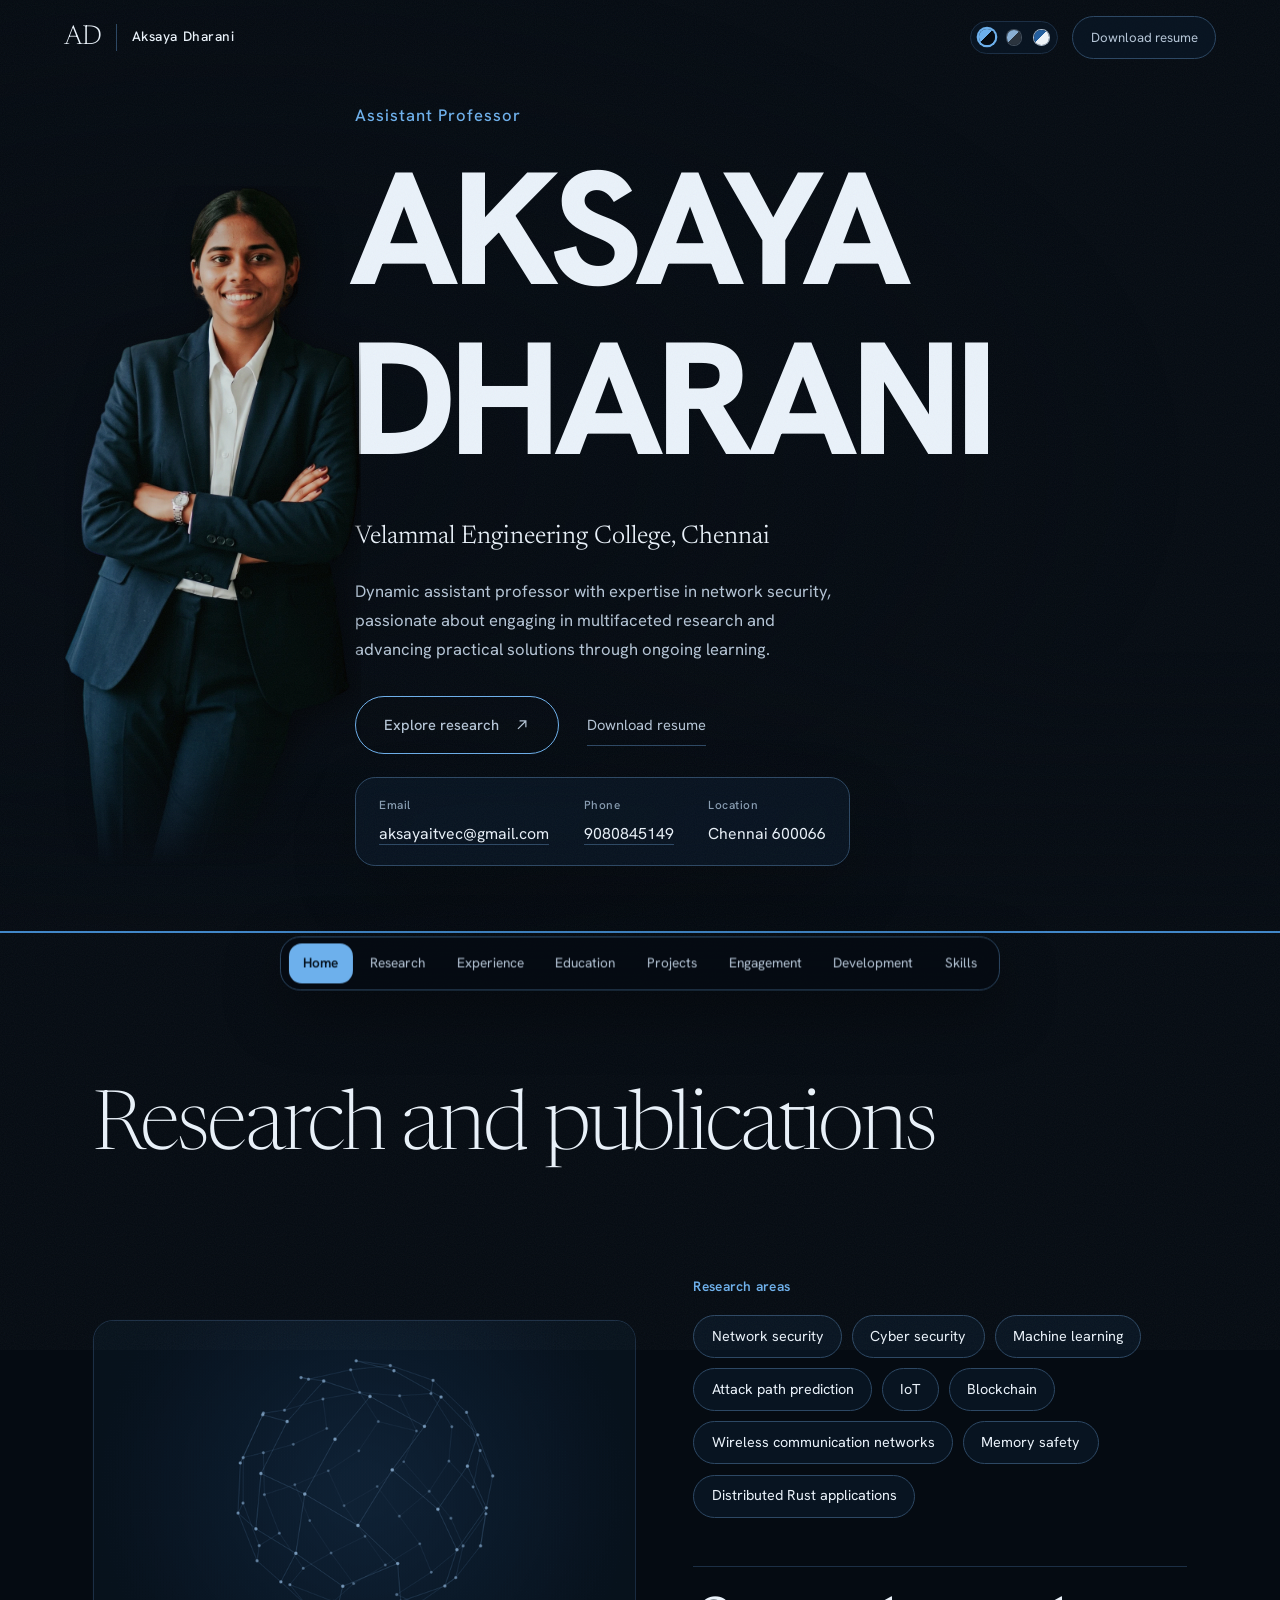
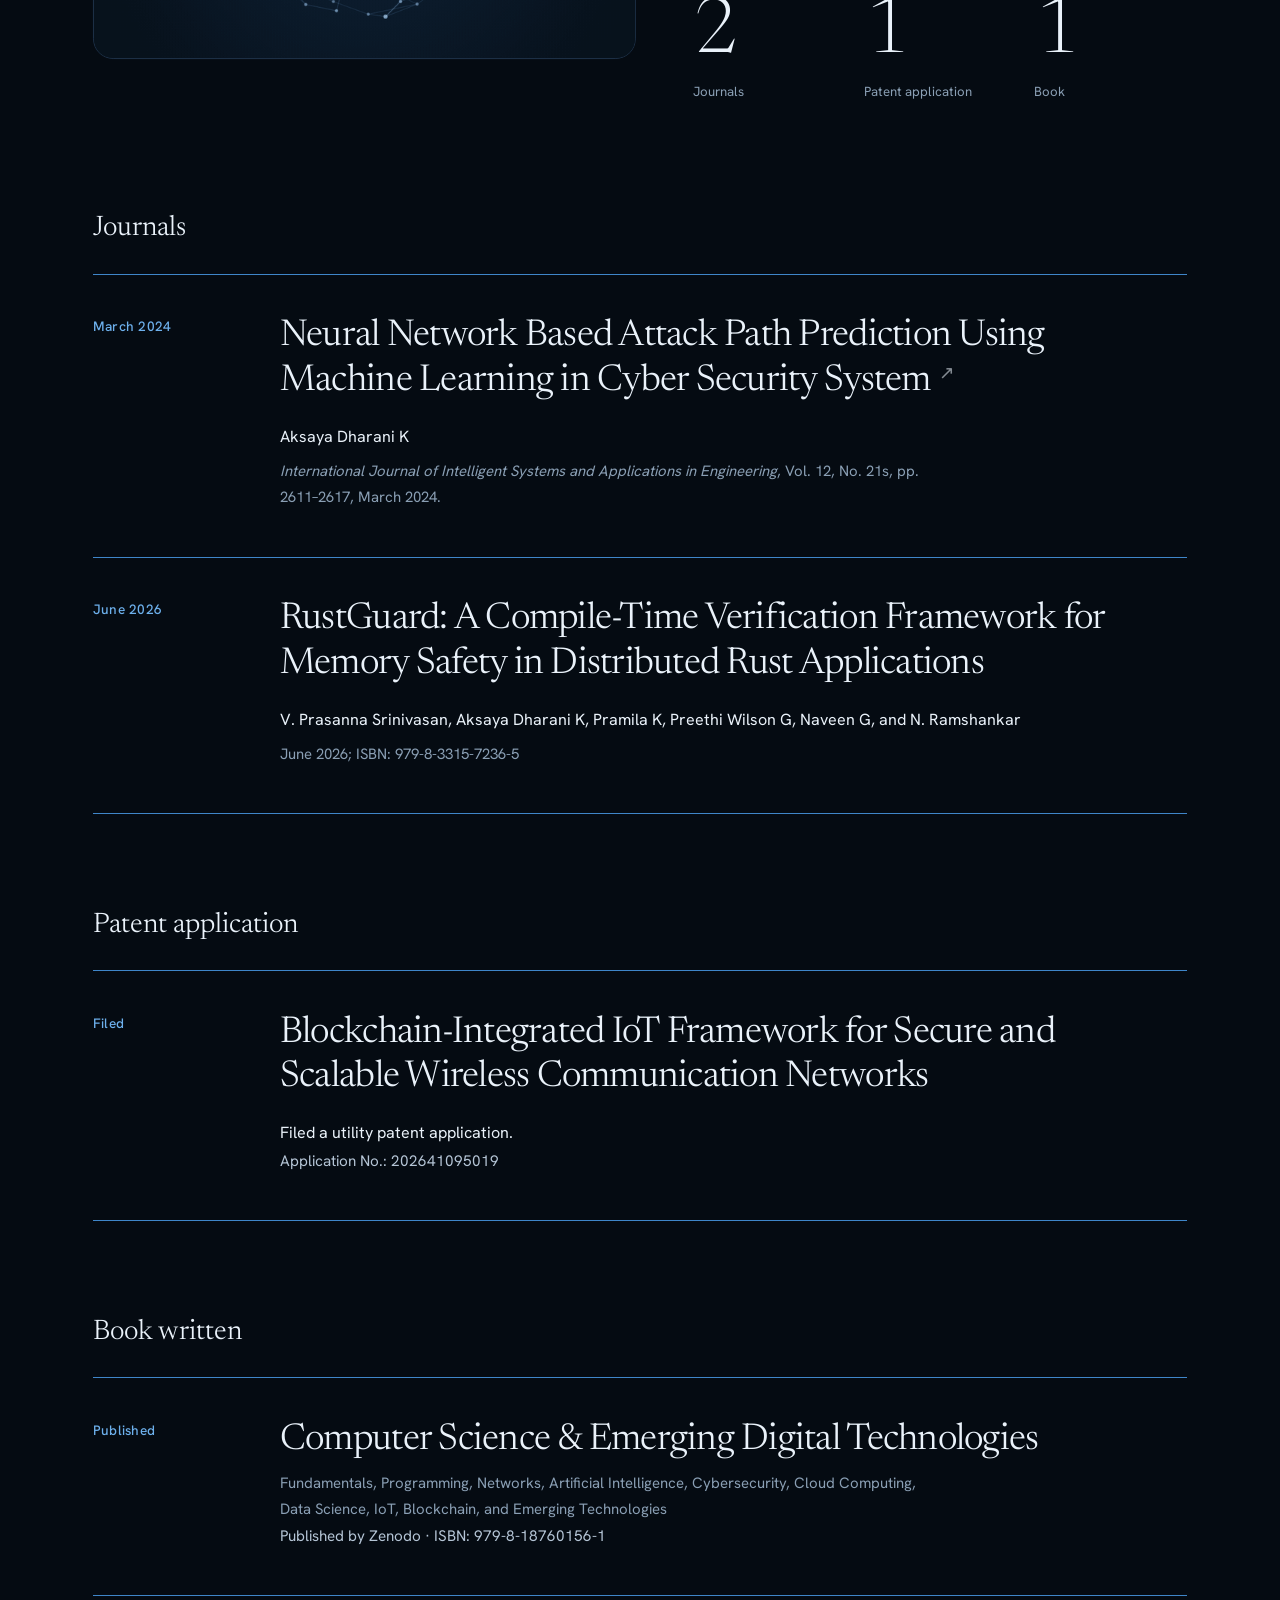
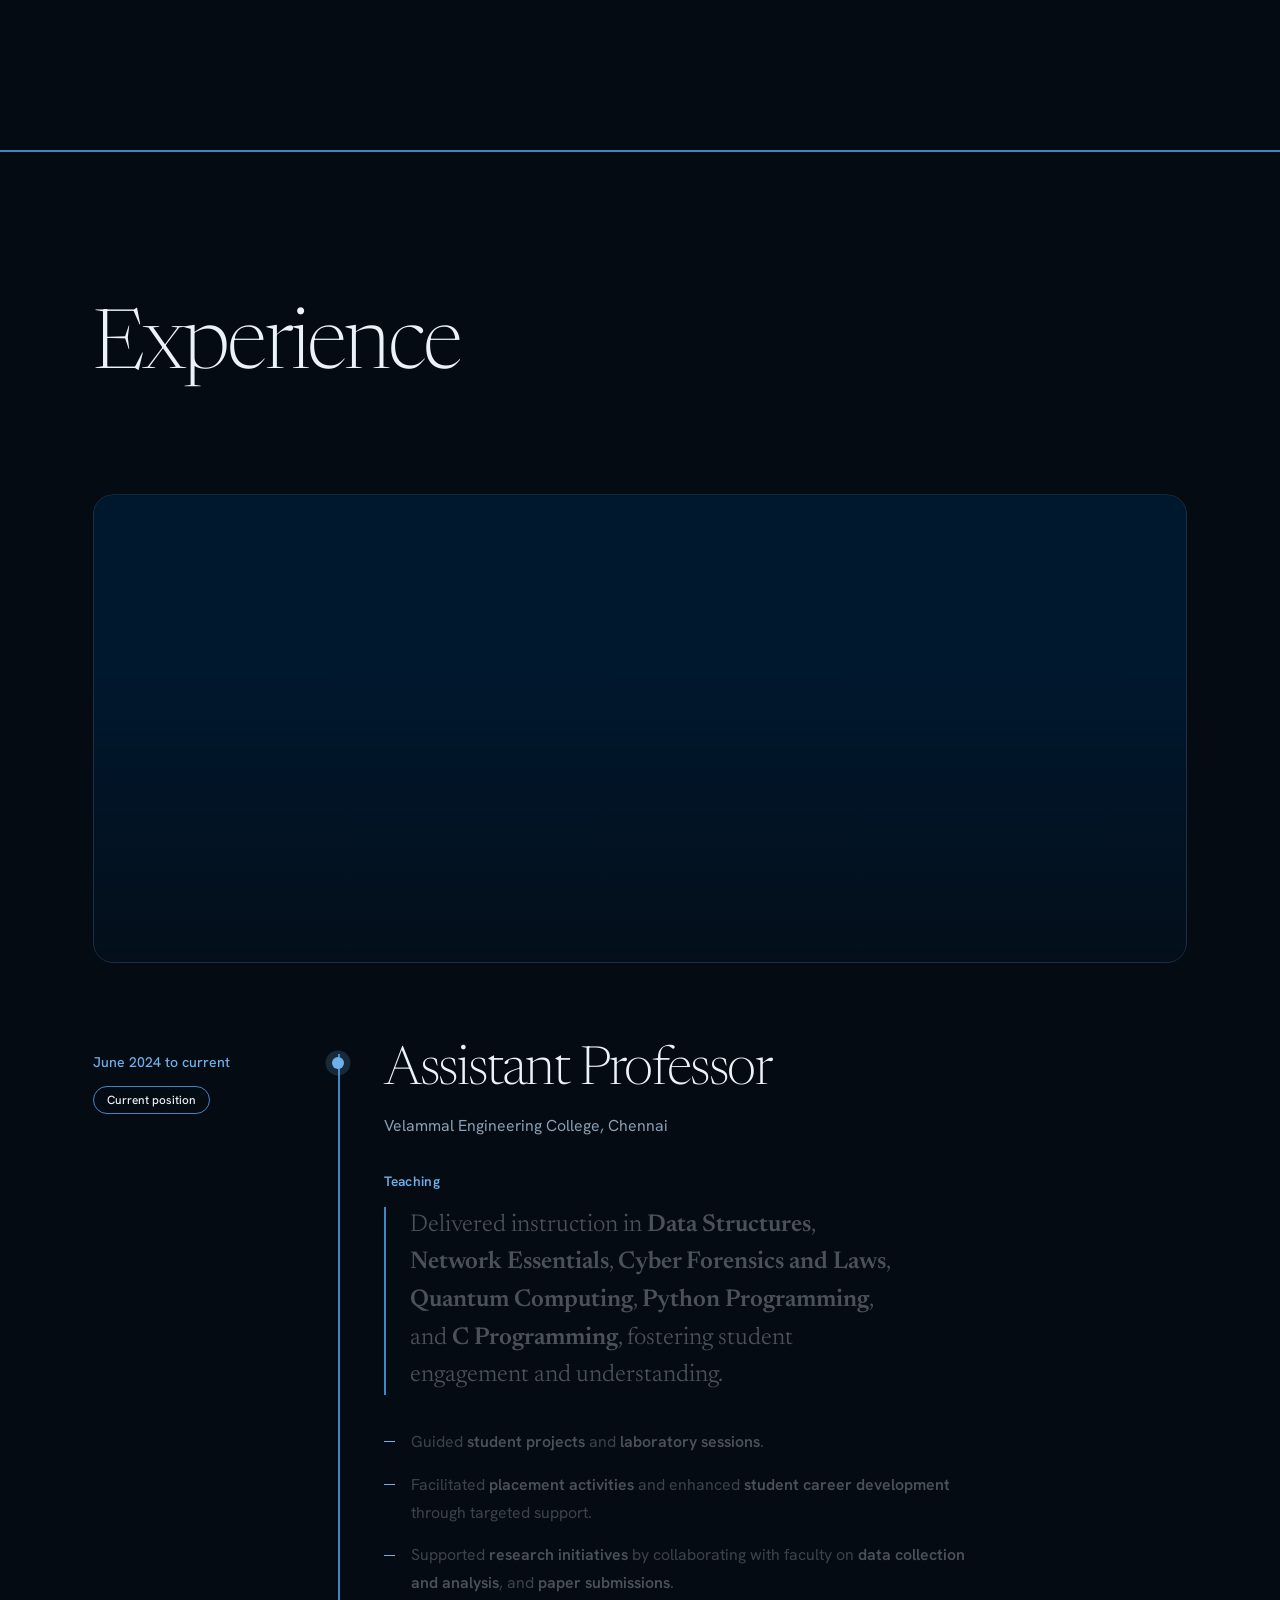
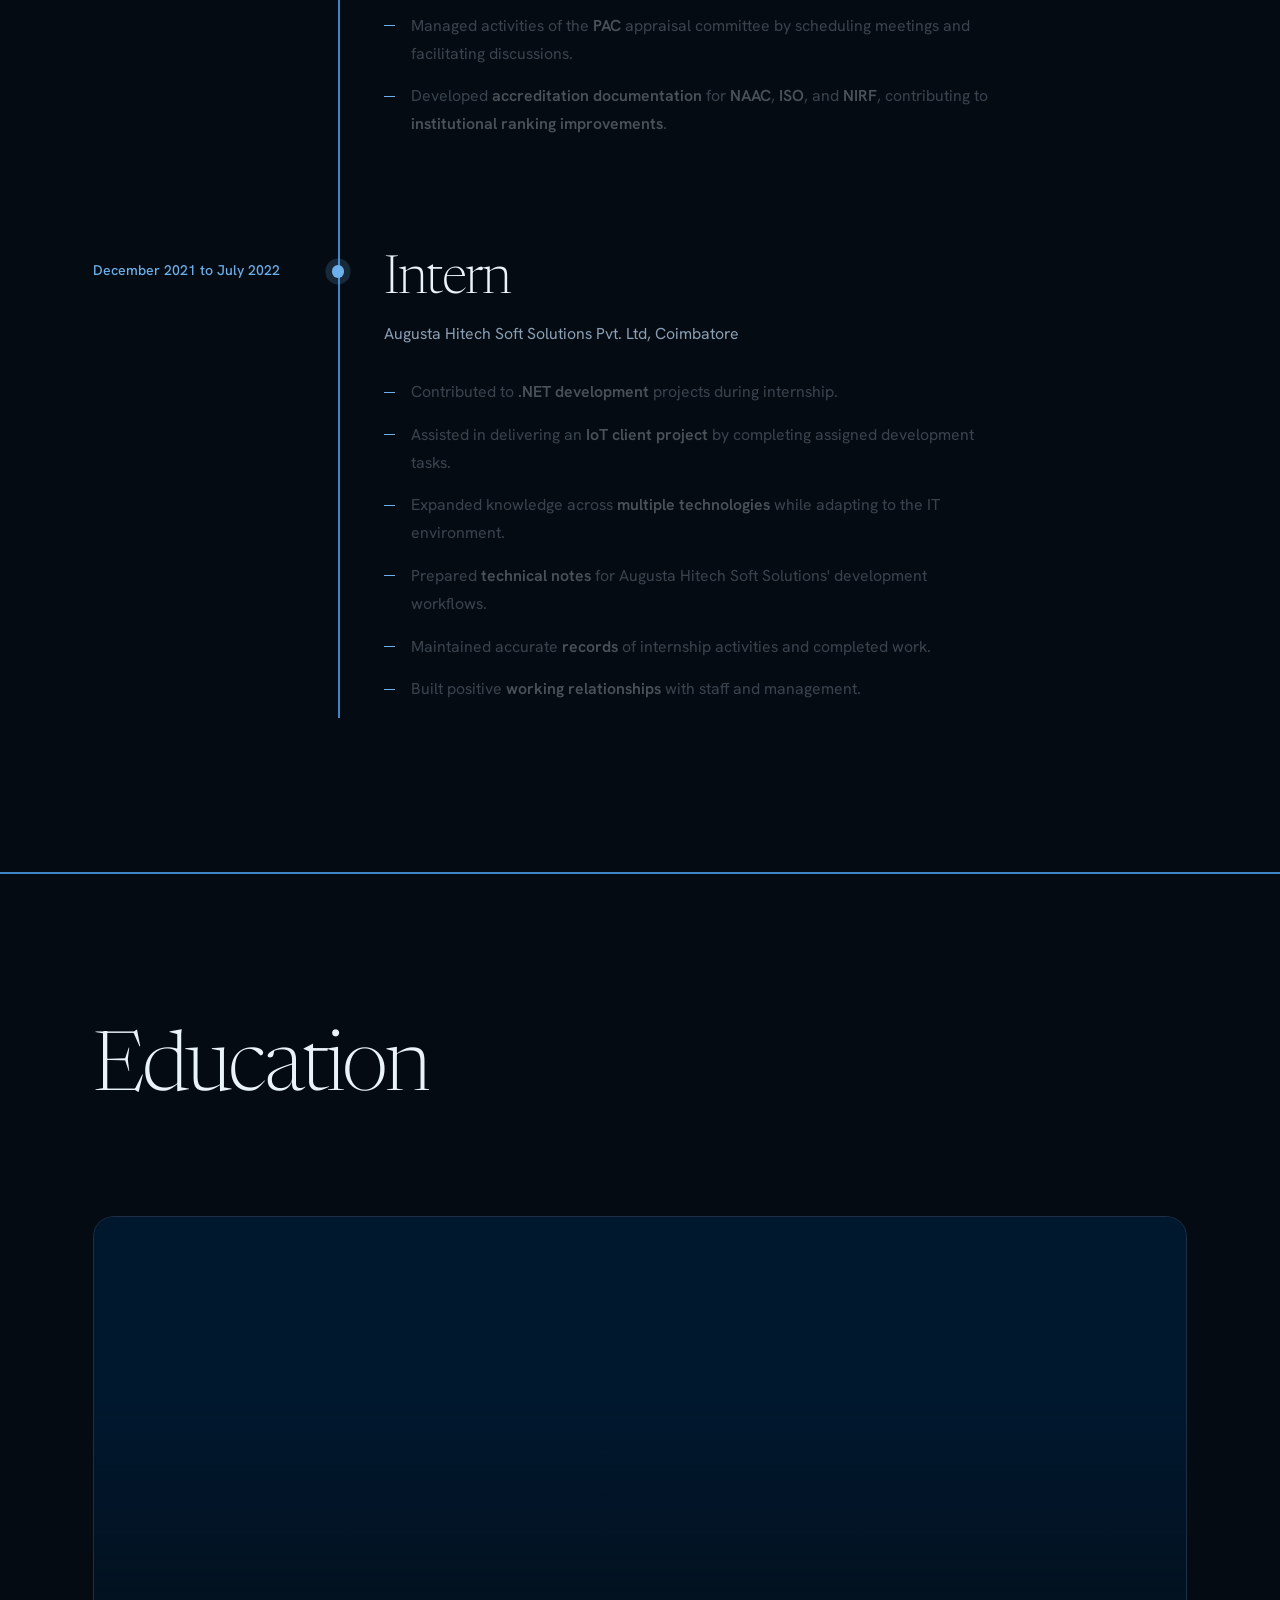
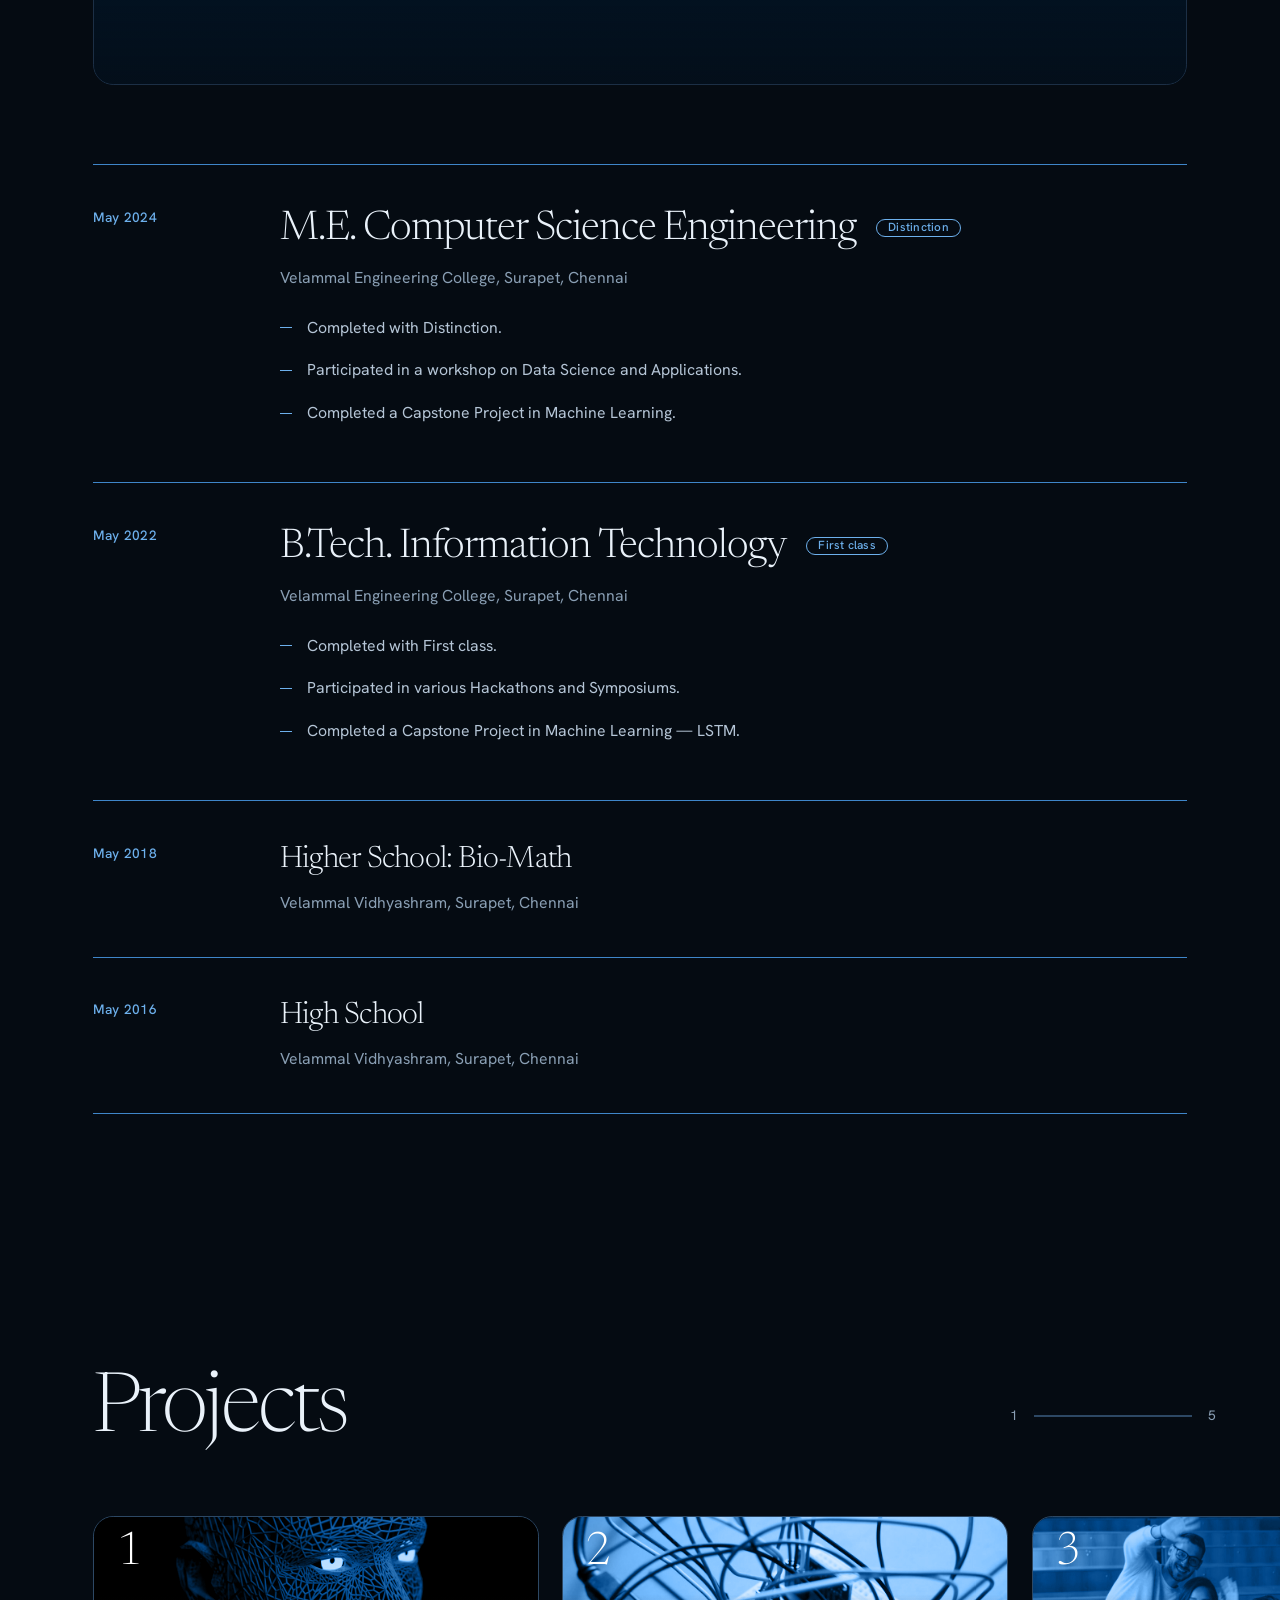
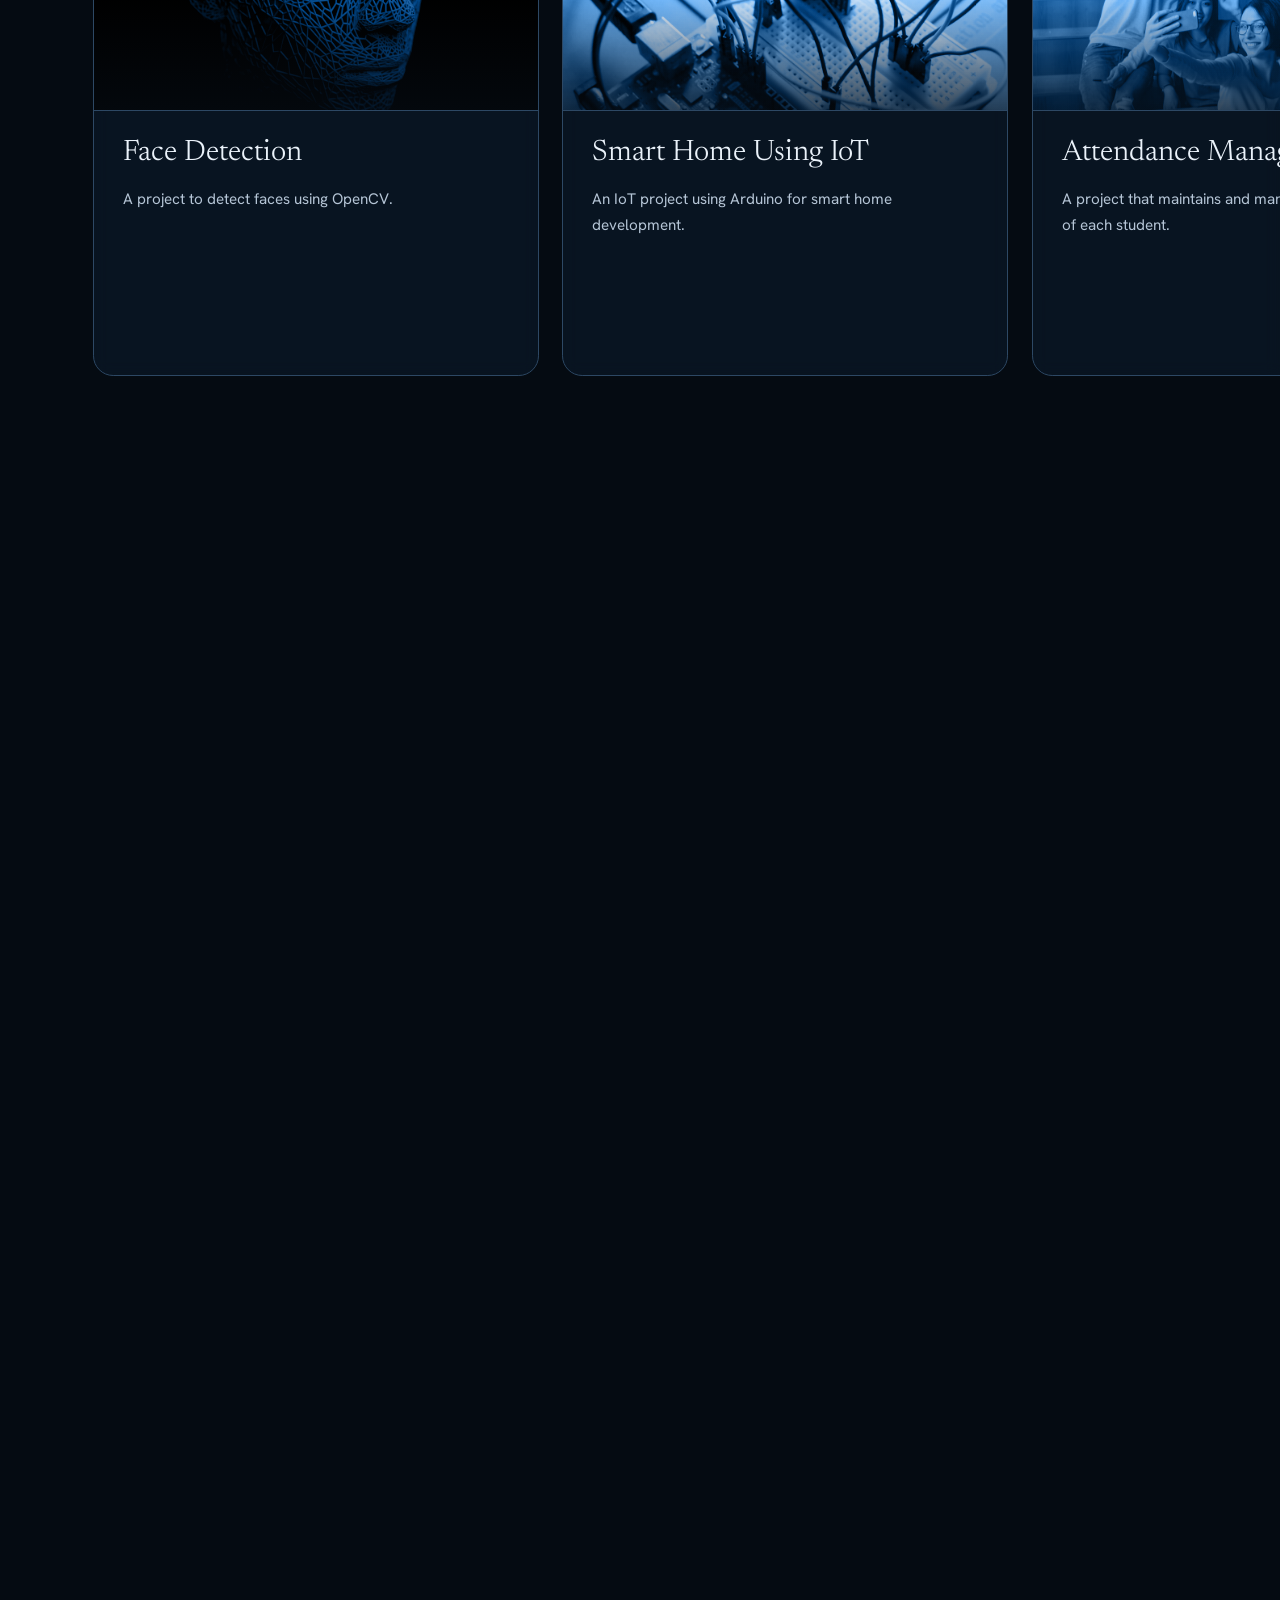
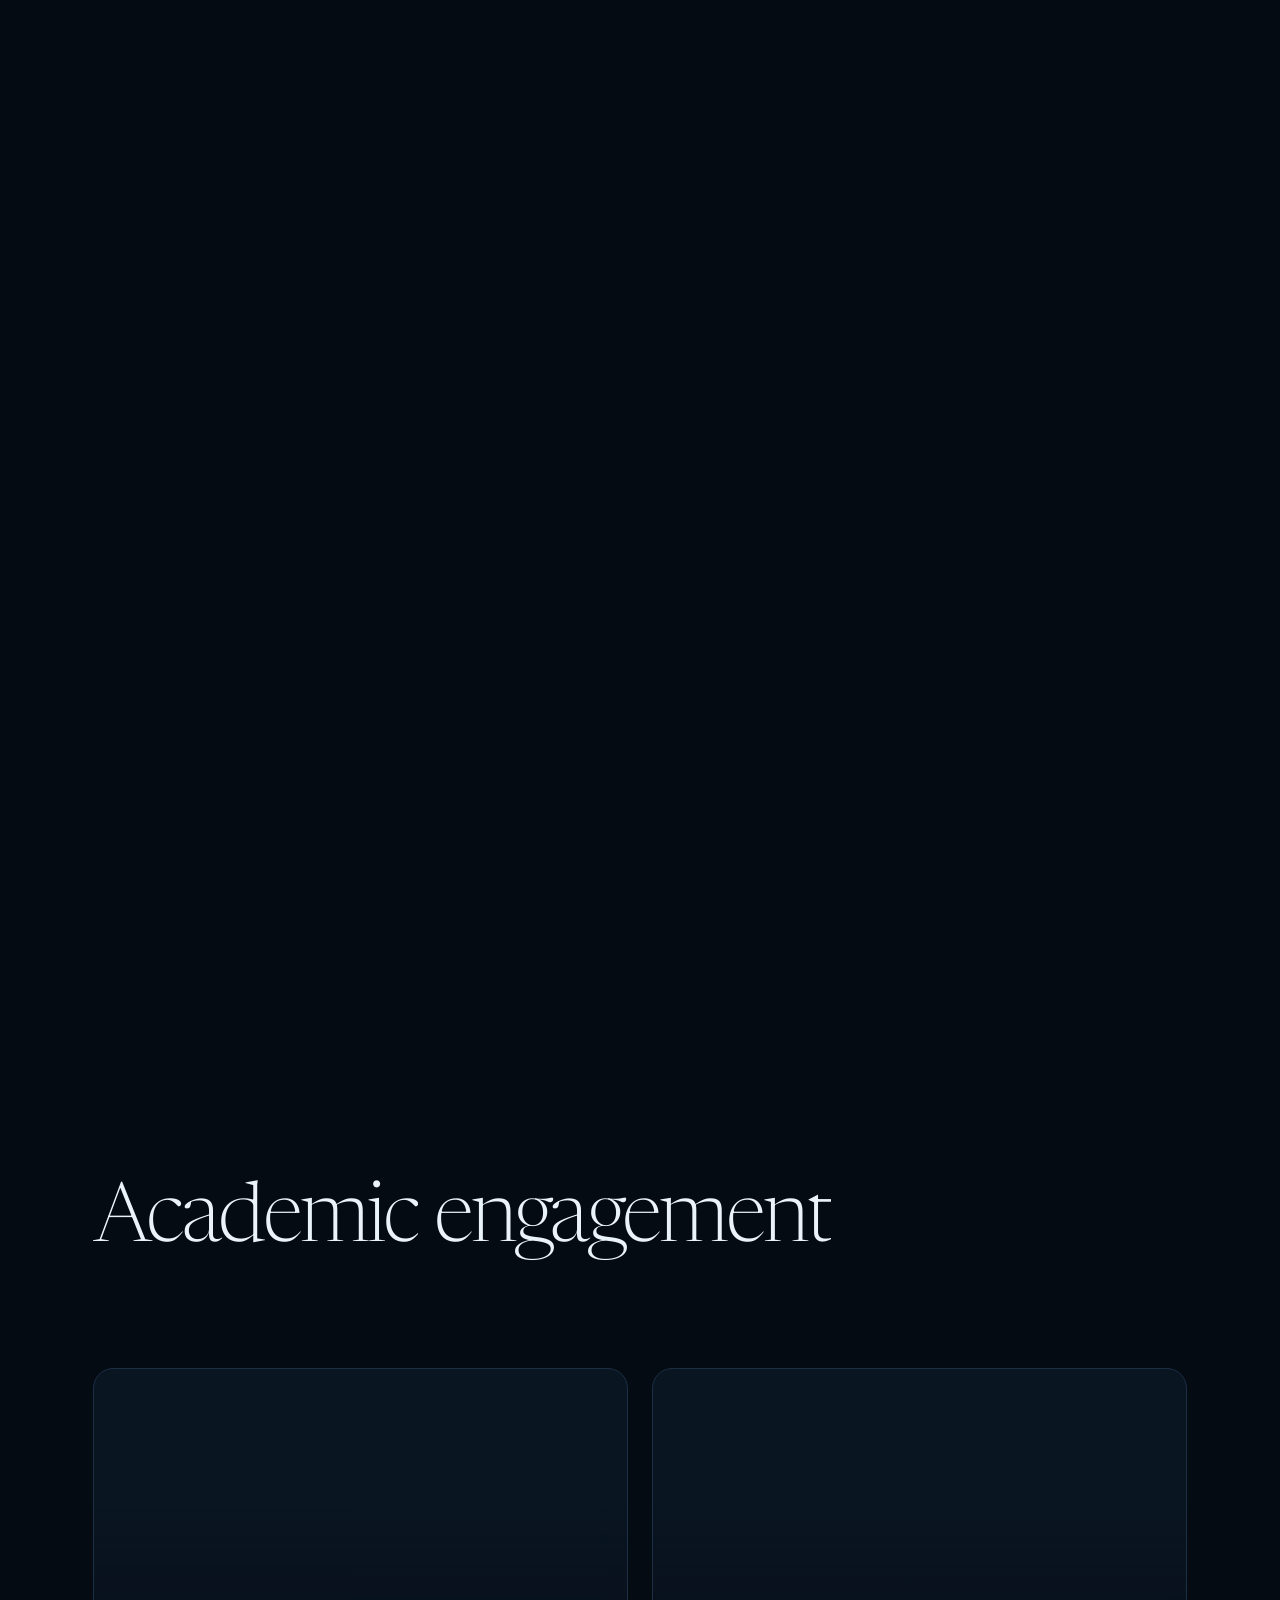
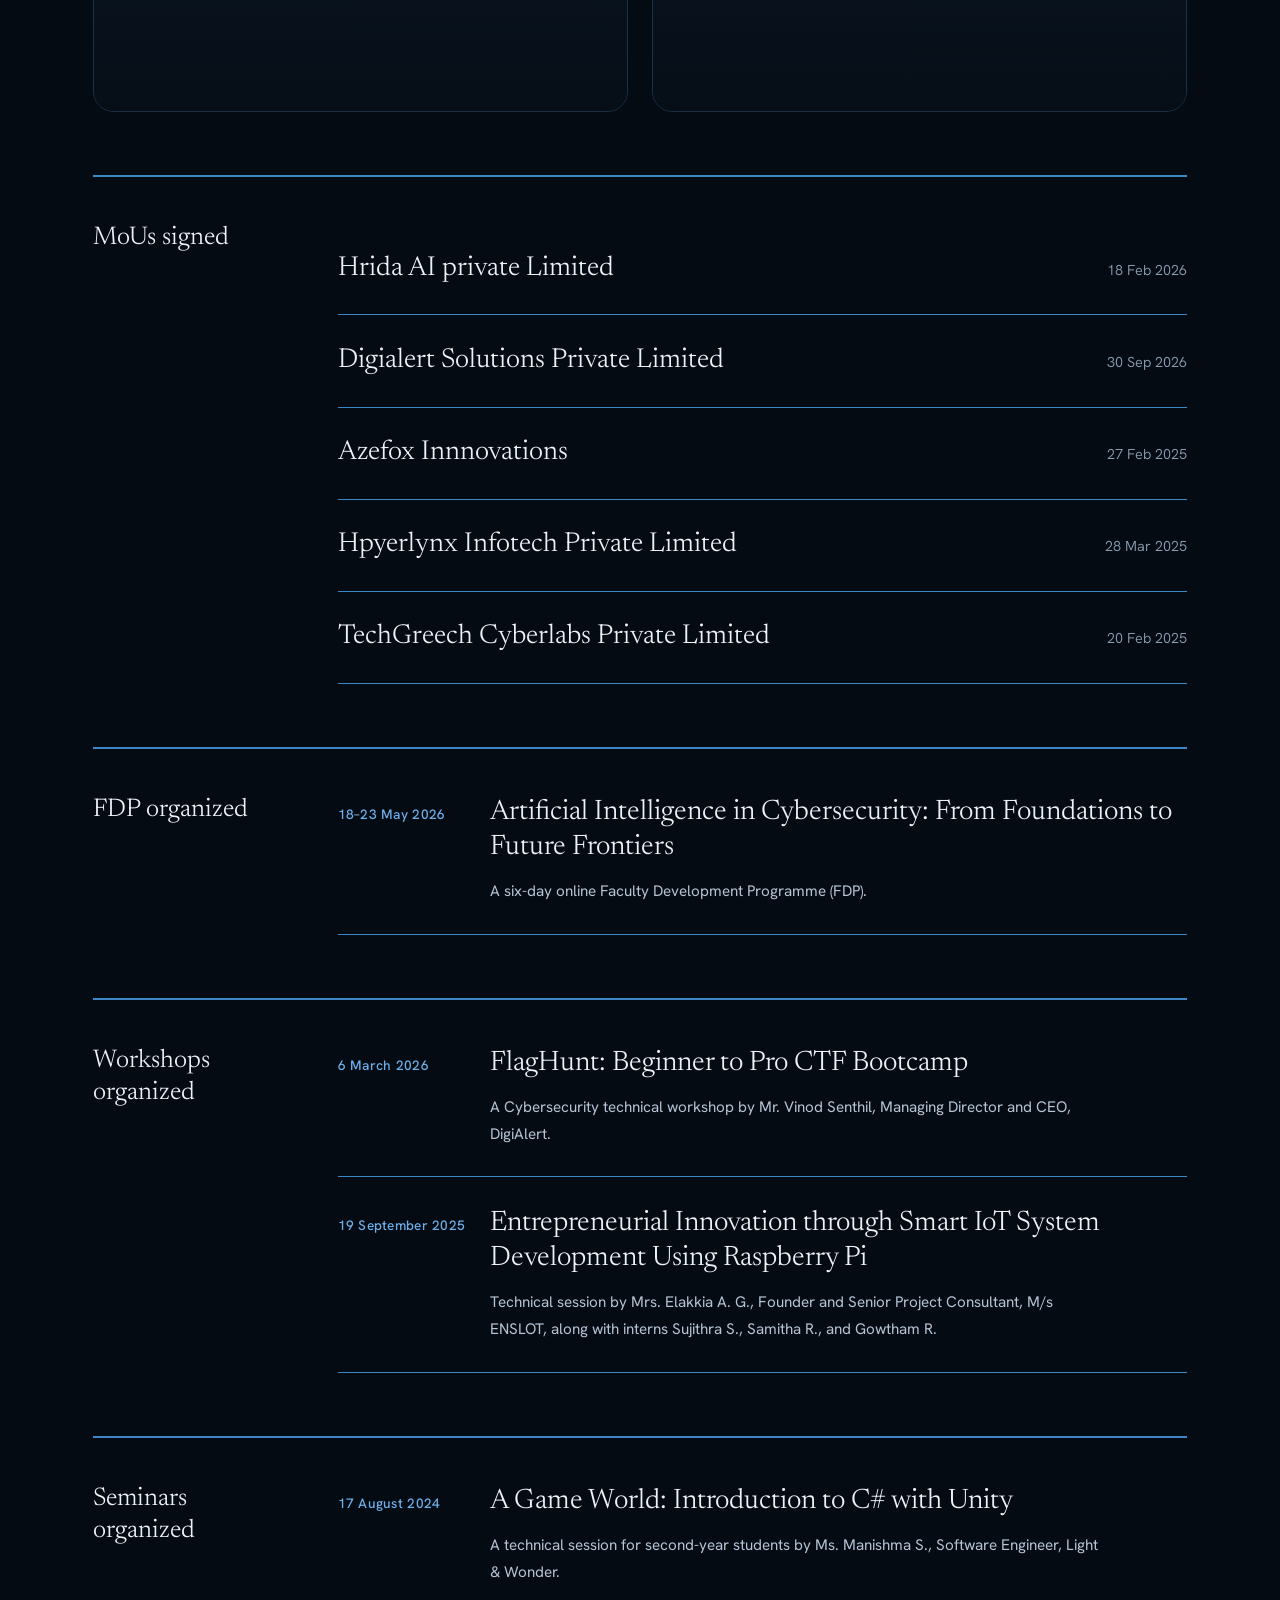
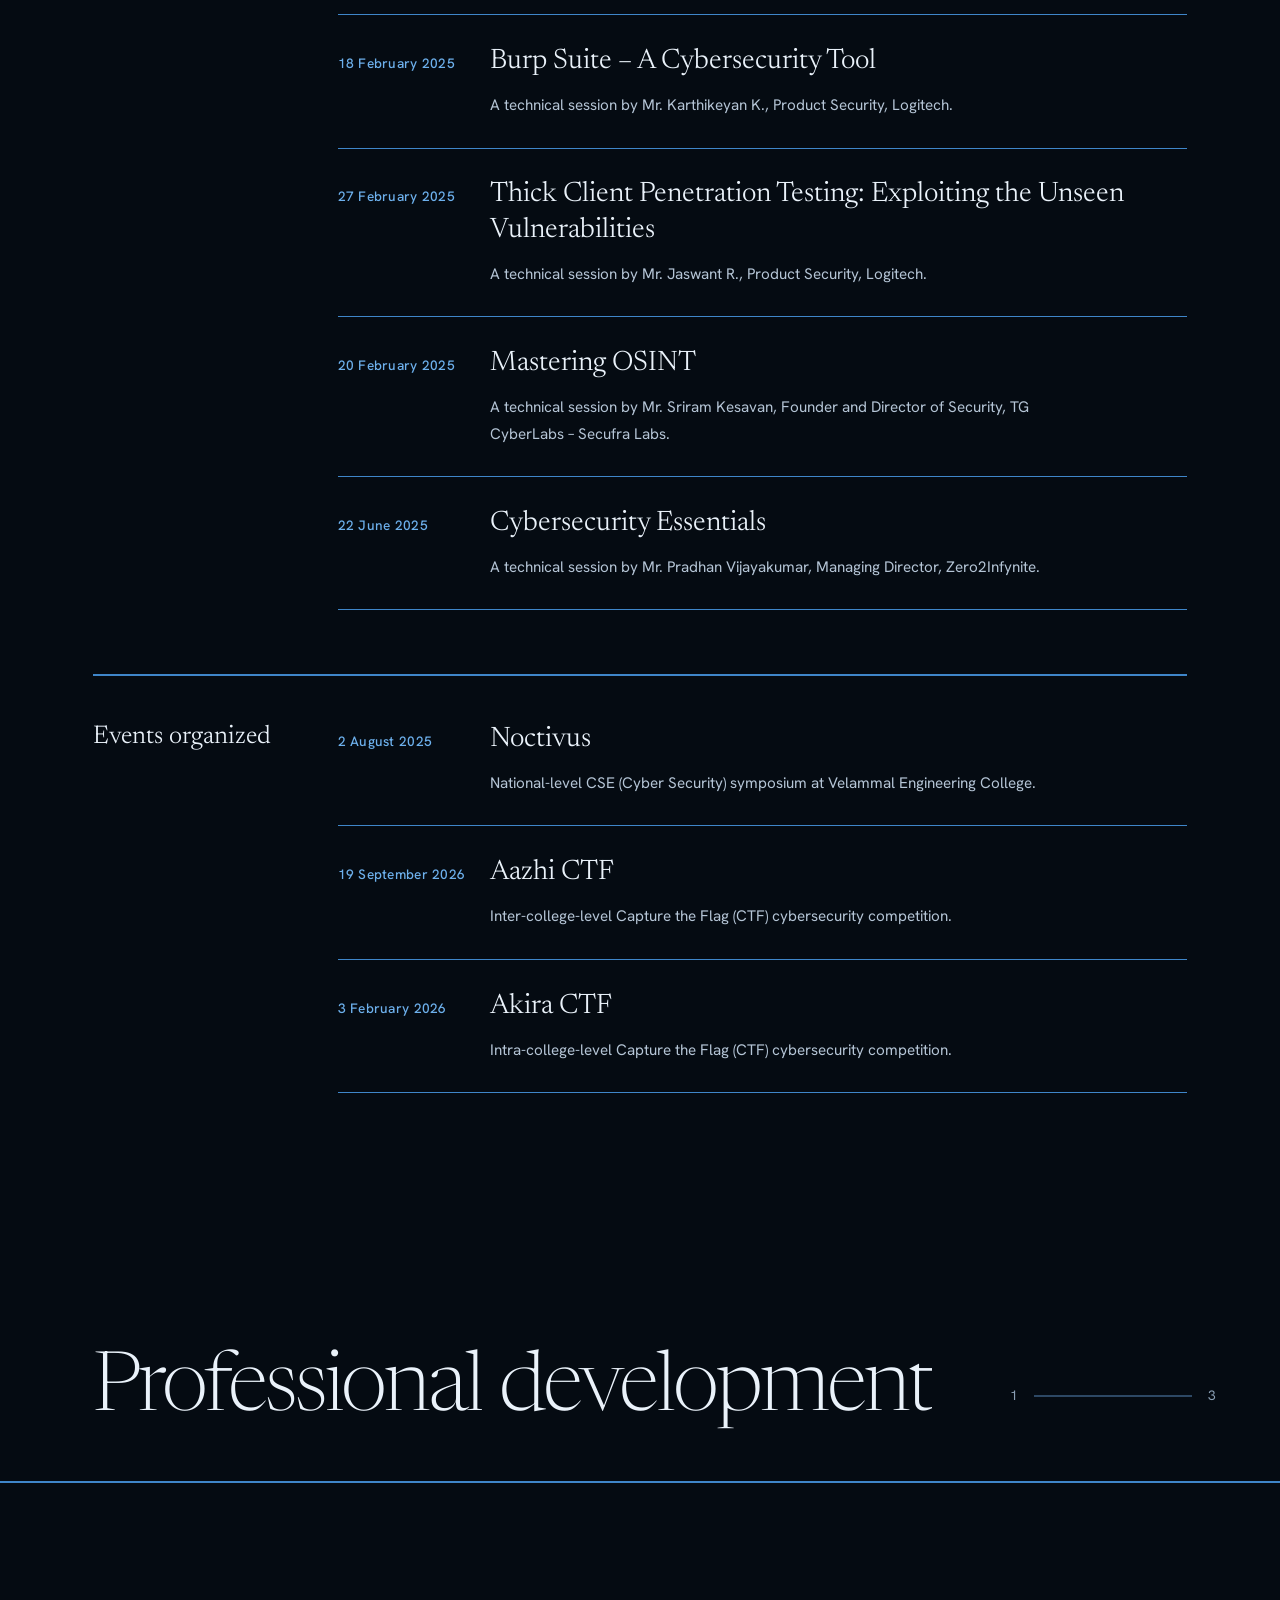
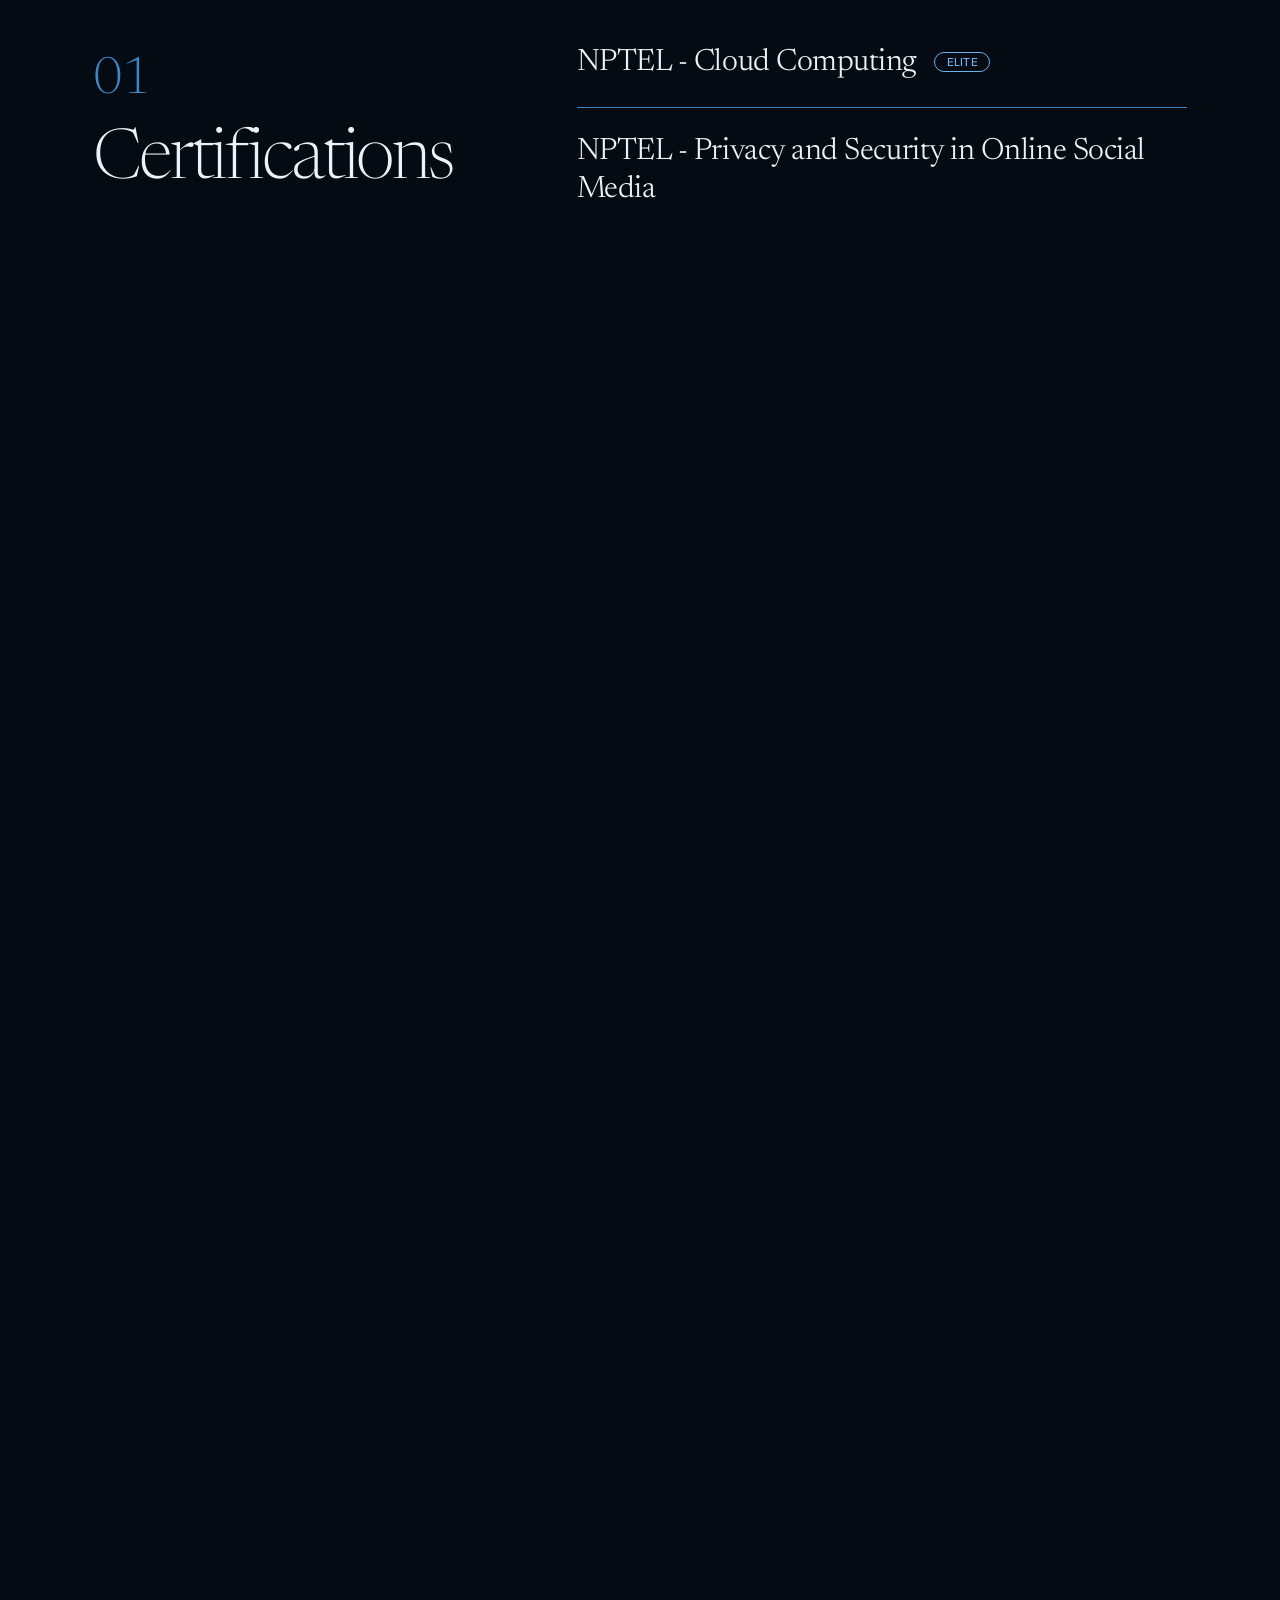
<file: index.html>
<!doctype html>
<html lang="en" data-tone="midnight">
<head>
  <meta charset="utf-8">
  <meta name="viewport" content="width=device-width, initial-scale=1">
  <meta name="theme-color" content="#050b12">
  <meta name="description" content="Academic portfolio of Aksaya Dharani, Assistant Professor at Velammal Engineering College. Teaching, research, publications, and academic engagement.">
  <title>Aksaya Dharani | Academic Portfolio</title>
  <link rel="icon" href="assets/favicon.svg" type="image/svg+xml">
  <link rel="preload" href="assets/fonts/newsreader-latin-opsz-normal.woff2" as="font" type="font/woff2" crossorigin>
  <link rel="stylesheet" href="styles.css">
  <script>try{var t=localStorage.getItem('tone');if(t)document.documentElement.dataset.tone=t}catch(e){}</script>
  <script src="assets/vendor/gsap.min.js" defer></script>
  <script src="assets/vendor/ScrollTrigger.min.js" defer></script>
  <script src="assets/vendor/lenis.min.js" defer></script>
  <script src="script.js" defer></script>
</head>
<body>
<a class="skip-link" href="#main">Skip to content</a>
<div class="preloader" aria-hidden="true"><span class="preloader-count">0</span><span class="preloader-bar"><i></i></span></div>
<div class="grain" aria-hidden="true"></div>
<div class="cursor" aria-hidden="true"><span></span></div>
<div class="progress" aria-hidden="true"><i></i></div>

<header class="site-header">
  <div class="header-inner">
    <a class="wordmark" href="#home" aria-label="Aksaya Dharani, home"><span class="monogram" aria-hidden="true">AD</span><span class="wordmark-name">Aksaya Dharani</span></a>
    <div class="header-tools">
      <div class="tones" role="radiogroup" aria-label="Colour tone">
        <button type="button" role="radio" aria-checked="true" data-tone="midnight" aria-label="Midnight tone"><i></i></button>
        <button type="button" role="radio" aria-checked="false" data-tone="slate" aria-label="Slate tone"><i></i></button>
        <button type="button" role="radio" aria-checked="false" data-tone="glacier" aria-label="Glacier tone"><i></i></button>
      </div>
      <a class="header-cta" href="assets/Aksaya_Dharani_Resume.pdf" download>Download resume</a>
      <button class="menu-toggle" type="button" aria-expanded="false" aria-controls="navigation">Menu</button>
    </div>
    <nav id="navigation" class="mobile-nav" aria-label="Main navigation">
      <a href="#research">Research</a><a href="#experience">Experience</a><a href="#education">Education</a><a href="#projects">Projects</a><a href="#activities">Engagement</a><a href="#development">Development</a><a href="#skills">Skills</a>
    </nav>
  </div>
</header>
<nav class="dock" aria-label="Sections">
  <a href="#home">Home</a><a href="#research">Research</a><a href="#experience">Experience</a><a href="#education">Education</a><a href="#projects">Projects</a><a href="#activities">Engagement</a><a href="#development">Development</a><a href="#skills">Skills</a>
</nav>

<main id="main">
  <section class="hero" id="home" aria-labelledby="hero-title">
    <canvas id="scene" aria-hidden="true"></canvas>
    <div class="hero-vignette" aria-hidden="true"></div>
    <div class="container hero-grid">
      <img class="hero-figure" src="assets/img/aksaya-cutout.webp" width="742" height="1700" alt="Aksaya Dharani in a navy suit, arms crossed, leaning on the edge of her name" fetchpriority="high" decoding="async">
      <div class="hero-copy">
      <div class="hero-name">
        <p class="hero-role">Assistant Professor</p>
        <h1 id="hero-title">Aksaya Dharani</h1>
        <p class="hero-institution">Velammal Engineering College, Chennai</p>
      </div>
      <div class="hero-rest">
        <p class="hero-summary" data-blur>Dynamic assistant professor with expertise in network security, passionate about engaging in multifaceted research and advancing practical solutions through ongoing learning.</p>
        <div class="hero-foot">
        <div class="hero-actions"><a class="button" href="#research"><span>Explore research</span><svg viewBox="0 0 20 20" aria-hidden="true"><path d="M5 15 15 5M7 5h8v8" fill="none" stroke="currentColor" stroke-width="1.5"/></svg></a><a class="download-link" href="assets/Aksaya_Dharani_Resume.pdf" download>Download resume</a></div>
      <aside class="contact-card tilt" aria-label="Contact">
        <div><span class="label">Email</span><a href="mailto:aksayaitvec@gmail.com">aksayaitvec@gmail.com</a></div>
        <div><span class="label">Phone</span><a href="tel:9080845149">9080845149</a></div>
        <div><span class="label">Location</span><p>Chennai 600066</p></div>
      </aside>
        </div>
      </div>
      </div>
    </div>
  </section>


  <section class="section" id="research" aria-labelledby="research-title"><div class="container">
    <div class="section-heading"><h2 id="research-title">Research and publications</h2></div>

    <div class="research-visual">
      <figure class="gif-frame" data-media><img src="assets/gif/signal-mesh.gif" alt="Animated network of connected nodes with a light path travelling across it" width="720" height="450"></figure>
      <div class="research-side">
        <div class="areas"><h3 class="mini-title">Research areas</h3><ul class="chips"><li>Network security</li><li>Cyber security</li><li>Machine learning</li><li>Attack path prediction</li><li>IoT</li><li>Blockchain</li><li>Wireless communication networks</li><li>Memory safety</li><li>Distributed Rust applications</li></ul></div>
        <dl class="glance"><div><dt>Journals</dt><dd data-count="2">2</dd></div><div><dt>Patent application</dt><dd data-count="1">1</dd></div><div><dt>Book</dt><dd data-count="1">1</dd></div></dl>
      </div>
    </div>

    <div class="rows-head"><h3>Journals</h3></div>
    <div class="publication-list">
      <article class="publication"><p class="when">March 2024</p><div><h3><a href="https://ijisae.org/index.php/IJISAE/article/view/5863" target="_blank" rel="noopener noreferrer">Neural Network Based Attack Path Prediction Using Machine Learning in Cyber Security System</a></h3><p class="authors">Aksaya Dharani K</p><p class="citation"><i>International Journal of Intelligent Systems and Applications in Engineering</i>, Vol. 12, No. 21s, pp. 2611–2617, March 2024.</p></div></article>
      <article class="publication"><p class="when">June 2026</p><div><h3>RustGuard: A Compile-Time Verification Framework for Memory Safety in Distributed Rust Applications</h3><p class="authors">V. Prasanna Srinivasan, Aksaya Dharani K, Pramila K, Preethi Wilson G, Naveen G, and N. Ramshankar</p><p class="citation">June 2026; ISBN: 979-8-3315-7236-5</p></div></article>
    </div>

    <div class="rows-head"><h3>Patent application</h3></div>
    <div class="publication-list">
      <article class="publication extra"><p class="when">Filed</p><div><h3>Blockchain-Integrated IoT Framework for Secure and Scalable Wireless Communication Networks</h3><p class="authors">Filed a utility patent application.</p><p class="identifier">Application No.: 202641095019</p></div></article>
    </div>

    <div class="rows-head"><h3>Book written</h3></div>
    <div class="publication-list">
      <article class="publication extra"><p class="when">Published</p><div><h3>Computer Science &amp; Emerging Digital Technologies</h3><p class="citation">Fundamentals, Programming, Networks, Artificial Intelligence, Cybersecurity, Cloud Computing, Data Science, IoT, Blockchain, and Emerging Technologies</p><p class="identifier">Published by Zenodo · ISBN: 979-8-18760156-1</p></div></article>
    </div>
  </div></section>

  <section class="section" id="experience" aria-labelledby="experience-title"><div class="container">
    <div class="section-heading"><h2 id="experience-title">Experience</h2></div>
    <figure class="media media-wide" data-media><img src="assets/img/teaching-lecture.jpg" alt="Professor standing before students seated at lecture desks" loading="lazy" decoding="async"></figure>

    <div class="timeline"><i class="timeline-line" aria-hidden="true"></i>
      <article class="timeline-entry"><div class="timeline-date"><span>June 2024 to current</span><span class="status">Current position</span></div><div class="timeline-content"><h3>Assistant Professor</h3><p class="institution">Velammal Engineering College, Chennai</p><p class="mini-title teaching-label">Teaching</p><p class="teaching-statement" data-scrollreveal>Delivered instruction in <strong>Data Structures</strong>, <strong>Network Essentials</strong>, <strong>Cyber Forensics and Laws</strong>, <strong>Quantum Computing</strong>, <strong>Python Programming</strong>, and <strong>C Programming</strong>, fostering student engagement and understanding.</p><ul class="detail-list"><li data-scrollreveal>Guided <strong>student projects</strong> and <strong>laboratory sessions</strong>.</li><li data-scrollreveal>Facilitated <strong>placement activities</strong> and enhanced <strong>student career development</strong> through targeted support.</li><li data-scrollreveal>Supported <strong>research initiatives</strong> by collaborating with faculty on <strong>data collection and analysis</strong>, and <strong>paper submissions</strong>.</li><li data-scrollreveal>Managed activities of the <strong>PAC</strong> appraisal committee by scheduling meetings and facilitating discussions.</li><li data-scrollreveal>Developed <strong>accreditation documentation</strong> for <strong>NAAC</strong>, <strong>ISO</strong>, and <strong>NIRF</strong>, contributing to <strong>institutional ranking improvements</strong>.</li></ul></div></article>
      <article class="timeline-entry"><div class="timeline-date"><span>December 2021 to July 2022</span></div><div class="timeline-content"><h3>Intern</h3><p class="institution">Augusta Hitech Soft Solutions Pvt. Ltd, Coimbatore</p><ul class="detail-list"><li data-scrollreveal>Contributed to <strong>.NET development</strong> projects during internship.</li><li data-scrollreveal>Assisted in delivering an <strong>IoT client project</strong> by completing assigned development tasks.</li><li data-scrollreveal>Expanded knowledge across <strong>multiple technologies</strong> while adapting to the IT environment.</li><li data-scrollreveal>Prepared <strong>technical notes</strong> for Augusta Hitech Soft Solutions' development workflows.</li><li data-scrollreveal>Maintained accurate <strong>records</strong> of internship activities and completed work.</li><li data-scrollreveal>Built positive <strong>working relationships</strong> with staff and management.</li></ul></div></article>
    </div>
  </div></section>

  <section class="section" id="education" aria-labelledby="education-title"><div class="container">
    <div class="section-heading"><h2 id="education-title">Education</h2></div>
    <figure class="media media-wide" data-media><img src="assets/img/education-campus.jpg" alt="Aerial view of a brick university campus building with gardens" loading="lazy" decoding="async"></figure>
    <div class="education-list">
      <article class="education-entry"><p class="when">May 2024</p><div><h3>M.E. Computer Science Engineering <span class="distinction">Distinction</span></h3><p class="institution">Velammal Engineering College, Surapet, Chennai</p><ul class="detail-list"><li>Completed with Distinction.</li><li>Participated in a workshop on Data Science and Applications.</li><li>Completed a Capstone Project in Machine Learning.</li></ul></div></article>
      <article class="education-entry"><p class="when">May 2022</p><div><h3>B.Tech. Information Technology <span class="distinction">First class</span></h3><p class="institution">Velammal Engineering College, Surapet, Chennai</p><ul class="detail-list"><li>Completed with First class.</li><li>Participated in various Hackathons and Symposiums.</li><li>Completed a Capstone Project in Machine Learning — LSTM.</li></ul></div></article>
      <article class="education-entry school"><p class="when">May 2018</p><div><h3>Higher School: Bio-Math</h3><p class="institution">Velammal Vidhyashram, Surapet, Chennai</p></div></article>
      <article class="education-entry school"><p class="when">May 2016</p><div><h3>High School</h3><p class="institution">Velammal Vidhyashram, Surapet, Chennai</p></div></article>
    </div>
  </div></section>

  <section class="section container" id="projects" aria-labelledby="projects-title">
    <div class="section-heading"><h2 id="projects-title">Projects</h2></div>
    <div class="project-grid">
      <article class="project tilt"><figure class="media project-media"><img src="assets/img/project-face.jpg" alt="Mesh-wireframe face lit by glowing blue eyes, like a face-detection render" width="1100" height="700" loading="lazy" decoding="async"><span class="project-number">1</span></figure><div><h3>Face Detection</h3><p>A project to detect faces using OpenCV.</p></div></article>
      <article class="project tilt"><figure class="media project-media"><img src="assets/img/project-arduino.jpg" alt="Arduino board wired to a breadboard with jumper cables" width="1100" height="700" loading="lazy" decoding="async"><span class="project-number">2</span></figure><div><h3>Smart Home Using IoT</h3><p>An IoT project using Arduino for smart home development.</p></div></article>
      <article class="project tilt"><figure class="media project-media"><img src="assets/img/project-attendance.jpg" alt="Students seated in a lecture hall, smiling and waving at a phone" width="1100" height="700" loading="lazy" decoding="async"><span class="project-number">3</span></figure><div><h3>Attendance Management</h3><p>A project that maintains and manipulates the attendance of each student.</p></div></article>
      <article class="project tilt"><figure class="media project-media"><img src="assets/img/project-stock.jpg" alt="Candlestick stock chart with moving-average lines on a dark screen" width="1100" height="700" loading="lazy" decoding="async"><span class="project-number">4</span></figure><div><h3>Stock Market Prediction using Machine Learning</h3><p>Machine Learning Project using the LSTM Algorithm.</p></div></article>
      <article class="project tilt"><figure class="media project-media"><img src="assets/img/research-network.jpg" alt="Glowing network of connected nodes" width="1100" height="700" loading="lazy" decoding="async"><span class="project-number">5</span></figure><div><h3>Neural Network Based Attack Path Prediction Using Machine Learning in Cyber Security System</h3><p>Project in the Wireless sensor network domain using the Machine Learning Algorithm LRCN.</p></div></article>
    </div>
  </section>

  <section class="section" id="activities" aria-labelledby="activities-title"><div class="container">
    <div class="section-heading"><h2 id="activities-title">Academic engagement</h2></div>
    <div class="media-pair">
      <figure class="media media-tall media-photo" data-media><img src="assets/img/engagement-group-1.jpg" alt="Faculty and student volunteers posing together in a computer lab" width="1280" height="960" loading="lazy" decoding="async"></figure>
      <figure class="media media-tall media-photo" data-media><img src="assets/img/engagement-group-2.jpg" alt="Faculty, volunteers and students standing and kneeling in rows between computer desks" width="1600" height="1200" loading="lazy" decoding="async"></figure>
    </div>

    <div class="activity-group"><div class="section-aside"><h3>MoUs signed</h3></div><ul class="mou-list"><li><span>Hrida AI private Limited</span><time datetime="2026-02-18">18 Feb 2026</time></li><li><span>Digialert Solutions Private Limited</span><time datetime="2026-09-30">30 Sep 2026</time></li><li><span>Azefox Innnovations</span><time datetime="2025-02-27">27 Feb 2025</time></li><li><span>Hpyerlynx Infotech Private Limited</span><time datetime="2025-03-28">28 Mar 2025</time></li><li><span>TechGreech Cyberlabs Private Limited</span><time datetime="2025-02-20">20 Feb 2025</time></li></ul></div>
    <div class="activity-group"><div class="section-aside"><h3>FDP organized</h3></div><div class="events"><article class="event"><p class="when">18–23 May 2026</p><h4>Artificial Intelligence in Cybersecurity: From Foundations to Future Frontiers</h4><p>A six-day online Faculty Development Programme (FDP).</p></article></div></div>
    <div class="activity-group"><div class="section-aside"><h3>Workshops organized</h3></div><div class="events"><article class="event"><p class="when">6 March 2026</p><h4>FlagHunt: Beginner to Pro CTF Bootcamp</h4><p>A Cybersecurity technical workshop by Mr. Vinod Senthil, Managing Director and CEO, DigiAlert.</p></article><article class="event"><p class="when">19 September 2025</p><h4>Entrepreneurial Innovation through Smart IoT System Development Using Raspberry Pi</h4><p>Technical session by Mrs. Elakkia A. G., Founder and Senior Project Consultant, M/s ENSLOT, along with interns Sujithra S., Samitha R., and Gowtham R.</p></article></div></div>
    <div class="activity-group"><div class="section-aside"><h3>Seminars organized</h3></div><div class="events">
      <article class="event"><p class="when">17 August 2024</p><h4>A Game World: Introduction to C# with Unity</h4><p>A technical session for second-year students by Ms. Manishma S., Software Engineer, Light &amp; Wonder.</p></article>
      <article class="event"><p class="when">18 February 2025</p><h4>Burp Suite – A Cybersecurity Tool</h4><p>A technical session by Mr. Karthikeyan K., Product Security, Logitech.</p></article>
      <article class="event"><p class="when">27 February 2025</p><h4>Thick Client Penetration Testing: Exploiting the Unseen Vulnerabilities</h4><p>A technical session by Mr. Jaswant R., Product Security, Logitech.</p></article>
      <article class="event"><p class="when">20 February 2025</p><h4>Mastering OSINT</h4><p>A technical session by Mr. Sriram Kesavan, Founder and Director of Security, TG CyberLabs – Secufra Labs.</p></article>
      <article class="event"><p class="when">22 June 2025</p><h4>Cybersecurity Essentials</h4><p>A technical session by Mr. Pradhan Vijayakumar, Managing Director, Zero2Infynite.</p></article>
    </div></div>
    <div class="activity-group"><div class="section-aside"><h3>Events organized</h3></div><div class="events"><article class="event"><p class="when">2 August 2025</p><h4>Noctivus</h4><p>National-level CSE (Cyber Security) symposium at Velammal Engineering College.</p></article><article class="event"><p class="when">19 September 2026</p><h4>Aazhi CTF</h4><p>Inter-college-level Capture the Flag (CTF) cybersecurity competition.</p></article><article class="event"><p class="when">3 February 2026</p><h4>Akira CTF</h4><p>Intra-college-level Capture the Flag (CTF) cybersecurity competition.</p></article></div></div>
  </div></section>

  <section class="section" id="development" aria-labelledby="development-title"><div class="container">
    <div class="section-heading"><h2 id="development-title">Professional development</h2></div>
  </div>
  <div class="dev-wrap" tabindex="0" role="region" aria-label="Professional development slideshow"><div class="dev-track">
      <article class="dev-slide"><div class="dev-head"><span class="dev-num">01</span><h3>Certifications</h3></div><ul class="dev-items"><li class="dev-item"><h4>NPTEL - Cloud Computing <span class="distinction">ELITE</span></h4></li><li class="dev-item"><h4>NPTEL - Privacy and Security in Online Social Media</h4></li></ul></article>
      <article class="dev-slide"><div class="dev-head"><span class="dev-num">02</span><h3>Industrial training</h3></div><ul class="dev-items"><li class="dev-item"><h4>Understanding and Working with the AWS Platform</h4><p>An Industrial Training Programme conducted by J7 Technology Solutions Pvt. Ltd., Tenkasi.</p></li></ul></article>
      <article class="dev-slide"><div class="dev-head"><span class="dev-num">03</span><h3>FDPs attended</h3></div><ul class="dev-items"><li class="dev-item"><h4>Data Science Using Python workshop</h4><p>Completed. Conducted by the Department of Computer Science and Engineering at NITTTR, Chandigarh, from 25–29 November 2024.</p></li><li class="dev-item"><h4>Cloud Computing</h4><p>Completed through the NPTEL–AICTE Faculty Development Programme (FDP).</p></li><li class="dev-item"><h4>Quantum Intelligence: AI–Quantum Convergence in Cyber Defense and Space Technologies</h4><p>Participated at Panimalar Engineering College, from 1–6 December 2025.</p></li></ul></article>
    </div></div>
  </section>

  <section class="section" id="skills" aria-labelledby="skills-title"><div class="container">
    <div class="section-heading"><h2 id="skills-title">Skills and additional information</h2></div>
    <div class="skills-layout"><div><h3 class="subheading">Skills</h3><ul class="skill-list"><li>Curriculum development</li><li>Teaching excellence</li><li>Lecturing</li><li>Grant writing</li><li>Presentation skills</li><li>Time management</li><li>Organizational multitasking</li><li>Team collaboration</li><li>Organizational skills</li><li>Leadership and public speaking</li><li>Teaching</li></ul></div><div class="personal-details"><div><h3 class="subheading">Languages</h3><p>English <span>Proficient (C2)</span><br>Tamil <span>Native</span></p></div><div><h3 class="subheading">Activities and honors</h3><p>YRC Member (2018–2022)</p></div><div><h3 class="subheading">Interests</h3><p>Sports, Dance, Creative works, Designing, Research and Journal.</p></div></div></div>
  </div></section>
</main>

<footer class="site-footer"><div class="container">
  <p class="footer-big" aria-hidden="true">Aksaya Dharani</p>
  <div class="footer-row"><div><span class="label">Email</span><a href="mailto:aksayaitvec@gmail.com">aksayaitvec@gmail.com</a></div><div><span class="label">Phone</span><a href="tel:9080845149">9080845149</a></div><div><span class="label">Location</span><p>Chennai 600066</p></div><div><span class="label">Resume</span><a href="assets/Aksaya_Dharani_Resume.pdf" download>Download resume</a></div><a class="to-top" href="#home">Back to top</a></div>
  <p class="credit">Photographs from Unsplash are placeholders. Animated loops are generated for this site.</p>
</div></footer>

</body>
</html>
</file>
<file: styles.css>
@font-face{font-family:"Newsreader";src:url(assets/fonts/newsreader-latin-opsz-normal.woff2) format("woff2-variations");font-weight:200 800;font-style:normal;font-display:swap}
@font-face{font-family:"Newsreader";src:url(assets/fonts/newsreader-latin-opsz-italic.woff2) format("woff2-variations");font-weight:200 800;font-style:italic;font-display:swap}
@font-face{font-family:"Hanken Grotesk";src:url(assets/fonts/hanken-grotesk-latin-wght-normal.woff2) format("woff2-variations");font-weight:100 900;font-style:normal;font-display:swap}

:root,[data-tone="midnight"]{
  --bg:#050b12; --bg2:#0a1522; --panel:rgba(11,24,39,.72); --line:#1c2f45; --line2:#2d4864;
  --text:#b5c5d6; --muted:#8a9fb4; --head:#eaf2fa; --accent:#6db0ec; --accent2:#3f86c9; --glow:#a4d0f5; --ink-on-accent:#04101c;
  --veil:rgba(5,11,18,.8); --node:109,176,236;
}
[data-tone="slate"]{
  --bg:#14181d; --bg2:#1b2127; --panel:rgba(30,37,45,.74); --line:#2b343e; --line2:#44505d;
  --text:#bdc5ce; --muted:#8e99a5; --head:#f0f3f6; --accent:#8ab0d4; --accent2:#5d86b0; --glow:#bcd4ea; --ink-on-accent:#0d1218;
  --veil:rgba(20,24,29,.82); --node:138,176,212;
}
[data-tone="glacier"]{
  --bg:#edf2f7; --bg2:#e1e9f1; --panel:rgba(255,255,255,.78); --line:#cbd6e2; --line2:#a8b9cb;
  --text:#41546a; --muted:#5a6d83; --head:#0f2236; --accent:#245f9f; --accent2:#1b4a80; --glow:#3b82cc; --ink-on-accent:#ffffff;
  --veil:rgba(237,242,247,.86); --node:36,95,159;
}
:root{
  --serif:"Newsreader",Georgia,"Times New Roman",serif;
  --sans:"Hanken Grotesk",system-ui,-apple-system,"Segoe UI",Roboto,Arial,sans-serif;
  --ease:cubic-bezier(.16,1,.3,1);
  --gutter:clamp(1.4rem,5vw,4.5rem);
}
*,*::before,*::after{box-sizing:border-box}
html{font-size:90%;scroll-padding-top:6rem}
html.lenis,html.lenis body{height:auto}
.lenis.lenis-smooth{scroll-behavior:auto!important}
.lenis.lenis-stopped{overflow:hidden}
body{margin:0;background:var(--bg);color:var(--text);font-family:var(--sans);font-size:clamp(1.06rem,1.1vw,1.2rem);line-height:1.75;-webkit-font-smoothing:antialiased;overflow-x:hidden;transition:background .6s,color .6s}
a{color:inherit;text-decoration:none}
button{font:inherit;color:inherit}
h1,h2,h3,h4,p,ul,dl,dd,figure{margin:0}
h1,h2,h3,h4{font-family:var(--serif);color:var(--head);font-weight:350}
p,li,h1,h2,h3,h4{overflow-wrap:break-word}
:focus-visible{outline:2px solid var(--accent);outline-offset:4px;border-radius:2px}
::selection{background:var(--accent);color:var(--ink-on-accent)}
.container{width:min(76rem,calc(100% - var(--gutter)*2));margin-inline:auto}
.sr{position:absolute;width:1px;height:1px;overflow:hidden;clip:rect(0 0 0 0);white-space:nowrap}
.skip-link{position:fixed;left:1.2rem;top:-6rem;z-index:1000;padding:.7rem 1.3rem;background:var(--head);color:var(--bg)}
.skip-link:focus{top:1rem}
.label{display:block;font-size:.82rem;letter-spacing:.04em;color:var(--muted);font-weight:500;margin-bottom:.3rem}
.mini-title{font-family:var(--sans);font-size:.95rem;font-weight:600;letter-spacing:.02em;color:var(--accent);margin-bottom:1.1rem}

/* ambient */
.grain{position:fixed;inset:-50%;z-index:90;pointer-events:none;opacity:.05;background-image:url("data:image/svg+xml,%3Csvg xmlns='http://www.w3.org/2000/svg' width='160' height='160'%3E%3Cfilter id='n'%3E%3CfeTurbulence type='fractalNoise' baseFrequency='.9' numOctaves='2' stitchTiles='stitch'/%3E%3C/filter%3E%3Crect width='100%25' height='100%25' filter='url(%23n)'/%3E%3C/svg%3E")}
.progress{position:fixed;left:0;top:0;height:2px;width:100%;z-index:120;pointer-events:none}
.progress i{display:block;height:100%;background:linear-gradient(90deg,var(--accent2),var(--accent),var(--glow));transform:scaleX(0);transform-origin:left}
.cursor{position:fixed;left:0;top:0;width:2.1rem;height:2.1rem;margin:-1.05rem 0 0 -1.05rem;border:1px solid var(--accent);border-radius:50%;z-index:110;pointer-events:none;opacity:0;display:grid;place-items:center;transition:width .35s var(--ease),height .35s var(--ease),margin .35s var(--ease),background .35s,opacity .3s}
.cursor.on{opacity:1}
.cursor.big{width:4.6rem;height:4.6rem;margin:-2.3rem 0 0 -2.3rem;background:color-mix(in srgb,var(--accent) 22%,transparent)}
.cursor span{font-size:.72rem;font-weight:600;letter-spacing:.06em;color:var(--head);opacity:0;transition:opacity .25s}
.cursor.label span{opacity:1}
@media (hover:none),(pointer:coarse){.cursor{display:none}}
.spark{position:fixed;width:.4rem;height:.4rem;border-radius:50%;background:var(--accent);z-index:115;pointer-events:none}

/* preloader */
.preloader{position:fixed;inset:0;z-index:300;background:var(--bg);display:none;flex-direction:column;align-items:center;justify-content:center;gap:1.6rem}
html.js:not(.loaded) .preloader{display:flex}
.preloader-count{font-family:var(--serif);font-weight:250;font-size:clamp(5rem,16vw,12rem);line-height:1;color:var(--head);font-variant-numeric:tabular-nums}
.preloader-bar{width:min(18rem,60vw);height:1px;background:var(--line);overflow:hidden}
.preloader-bar i{display:block;height:100%;background:var(--accent);transform:scaleX(0);transform-origin:left}

/* header */
.site-header{position:fixed;top:0;left:0;right:0;z-index:100;transition:background .4s,transform .7s var(--ease)}
.site-header.scrolled{background:var(--veil);backdrop-filter:blur(18px);-webkit-backdrop-filter:blur(18px);border-bottom:1px solid var(--line)}
.site-header.hide{transform:translateY(-100%)}
.header-inner{width:min(88rem,calc(100% - var(--gutter)*2));margin:auto;min-height:5.2rem;display:flex;align-items:center;justify-content:space-between;gap:1.5rem;flex-wrap:wrap}
.wordmark{display:flex;align-items:center;gap:1rem;color:var(--head)}
.monogram{font-family:var(--serif);font-weight:300;font-size:1.9rem;line-height:1;letter-spacing:-.02em;padding-right:1rem;border-right:1px solid var(--line2)}
.wordmark-name{font-size:.95rem;font-weight:500;letter-spacing:.04em}
.header-tools{display:flex;align-items:center;gap:1rem}
.tones{display:flex;gap:.35rem;padding:.3rem;border:1px solid var(--line);border-radius:999px;background:var(--panel)}
.tones button{width:1.55rem;height:1.55rem;border-radius:50%;border:0;background:none;padding:0;cursor:pointer;display:grid;place-items:center;transition:transform .4s var(--ease)}
.tones button i{width:1rem;height:1rem;border-radius:50%;box-shadow:0 0 0 1px var(--line2)}
.tones button[data-tone="midnight"] i{background:linear-gradient(135deg,#6db0ec 0 45%,#050b12 45%)}
.tones button[data-tone="slate"] i{background:linear-gradient(135deg,#8ab0d4 0 45%,#2b343e 45%)}
.tones button[data-tone="glacier"] i{background:linear-gradient(135deg,#245f9f 0 45%,#edf2f7 45%)}
.tones button[aria-checked="true"]{transform:scale(1.15)}
.tones button[aria-checked="true"] i{box-shadow:0 0 0 2px var(--accent)}
.header-cta,.menu-toggle{font-size:.92rem;padding:.6rem 1.2rem;border:1px solid var(--line2);border-radius:999px;background:var(--panel);cursor:pointer;display:inline-flex;align-items:center;gap:.7rem;transition:background .4s var(--ease),color .4s,border-color .4s}
.header-cta:hover{background:var(--head);color:var(--bg);border-color:var(--head)}
.menu-toggle{display:none}
.mobile-nav{display:none}

.dock{position:fixed;left:50%;bottom:1.3rem;z-index:100;transform:translate(-50%,200%);display:flex;align-items:flex-end;gap:.2rem;padding:.45rem .55rem;border:1px solid var(--line2);border-radius:1.4rem;background:var(--veil);backdrop-filter:blur(20px);-webkit-backdrop-filter:blur(20px);box-shadow:0 1.5rem 4rem rgba(0,0,0,.35);transition:transform .9s var(--ease)}
.dock.show{transform:translate(-50%,0)}
.dock a{font-size:.95rem;padding:.55rem 1rem;border-radius:.9rem;color:var(--text);transform-origin:50% 100%;transform:scale(var(--s,1));transition:background .3s,color .3s;white-space:nowrap}
.dock a:hover{color:var(--head)}
.dock a[aria-current="location"]{background:var(--accent);color:var(--ink-on-accent);font-weight:600}
@media (max-width:980px){.dock{display:none}}

/* hero */
main{position:relative;z-index:1}
.hero{position:relative;min-height:100vh;min-height:100svh;display:flex;align-items:center;padding:7rem 0 4.5rem;overflow:hidden}
#scene{position:absolute;inset:0;width:100%;height:100%;z-index:0;cursor:crosshair}
.hero-vignette{position:absolute;inset:0;z-index:1;pointer-events:none;background:radial-gradient(120% 90% at 18% 50%,var(--veil) 0,transparent 62%),linear-gradient(180deg,transparent 70%,var(--bg))}
.hero{--fw:min(34vw,33svh)}
.container.hero-grid{position:relative;z-index:2;width:min(96rem,calc(100% - var(--gutter)*2));min-height:calc(var(--fw)*2.292);display:flex;align-items:center;pointer-events:none}
.hero-copy{padding-left:calc(var(--fw) - .45vw);min-width:0;flex:1}
.hero-foot{display:flex;flex-wrap:wrap;align-items:center;gap:1.6rem 2.6rem;margin-top:2.2rem}
.hero-foot .hero-actions{margin-top:0}
.hero-foot .contact-card{margin-top:0}
.hero-figure{position:absolute;left:0;bottom:0;z-index:3;width:var(--fw);height:auto;aspect-ratio:742/1700;pointer-events:none;user-select:none;-webkit-mask-image:linear-gradient(180deg,#000 80%,transparent);mask-image:linear-gradient(180deg,#000 80%,transparent);filter:drop-shadow(.5rem .4rem 1.1rem rgba(0,0,0,.5))}
.hero-grid a,.hero-grid button{pointer-events:auto}
.hero-role{font-size:clamp(1rem,1.3vw,1.2rem);font-weight:500;letter-spacing:.06em;color:var(--accent);margin-bottom:1.6rem}
.hero h1{font-family:var(--sans);font-weight:800;text-transform:uppercase;font-size:clamp(2.2rem,min(12.5vw,19svh),12rem);line-height:.9;letter-spacing:-.045em;margin:0 0 1.6rem -.04em;color:var(--head);position:relative;z-index:1}
.hero h1 .w{display:block;overflow:hidden;padding:.02em 0 .14em}
.hero h1 .w>span{display:block;will-change:transform}
.hero-institution{font-family:var(--serif);font-size:clamp(1.3rem,2vw,1.9rem);font-weight:350;color:var(--head)}
.hero-summary{max-width:34rem;margin-top:1.2rem;font-size:clamp(1.08rem,1.3vw,1.28rem);line-height:1.75}
.hero-actions{display:flex;flex-wrap:wrap;align-items:center;gap:2rem;margin-top:2.6rem}
.button{display:inline-flex;align-items:center;gap:1.1rem;padding:1.05rem 1.9rem;font-size:1.02rem;font-weight:500;border:1px solid var(--accent);border-radius:999px;position:relative;overflow:hidden;isolation:isolate;transition:color .5s var(--ease)}
.button svg{width:1.1rem;height:1.1rem}
.button::before{content:"";position:absolute;inset:0;background:var(--accent);transform:translateY(101%);border-radius:50% 50% 0 0;transition:transform .7s var(--ease),border-radius .7s var(--ease);z-index:-1}
.button:hover{color:var(--ink-on-accent)}
.button:hover::before{transform:none;border-radius:0}
.download-link{font-size:1.02rem;padding:.5rem 0;border-bottom:1px solid var(--line2);transition:border-color .3s,color .3s}
.download-link:hover{color:var(--head);border-color:var(--accent)}
.contact-card{display:flex;flex-wrap:wrap;gap:.8rem 2.4rem;margin-top:2.2rem;padding:1.2rem 1.6rem;width:fit-content;max-width:100%;pointer-events:auto;border:1px solid var(--line2);border-radius:1.4rem;background:var(--panel);backdrop-filter:blur(14px);-webkit-backdrop-filter:blur(14px);box-shadow:0 2rem 5rem rgba(0,0,0,.25)}
.contact-card a,.contact-card p{font-size:1.1rem;color:var(--head);word-break:break-word}
.contact-card a{border-bottom:1px solid var(--line2);transition:border-color .3s,color .3s}
.contact-card a:hover{color:var(--accent);border-color:var(--accent)}

/* sections */
.section{position:relative;padding-block:clamp(6.5rem,12vw,12rem)}
.section+.section{border-top:1px solid var(--line)}
.section-heading{margin-bottom:clamp(3.5rem,7vw,6.5rem)}
.section-heading h2{font-weight:250;font-size:clamp(2.7rem,6.4vw,6.3rem);line-height:1.02;letter-spacing:-.035em;max-width:14em}
.section-heading h2 .w{display:inline-block;overflow:hidden;vertical-align:top;padding:.03em 0 .16em}
.section-heading h2 .w>span{display:inline-block;will-change:transform}
.subheading{font-size:clamp(1.5rem,2.2vw,2.1rem);line-height:1.25;margin-bottom:1.6rem}
.when{font-size:.95rem;font-weight:500;color:var(--accent);letter-spacing:.02em}

/* media + gifs: all tinted into the blue/grey range */
.media,.gif-frame{position:relative;overflow:hidden;border-radius:1.4rem;background:var(--bg2);isolation:isolate;border:1px solid var(--line)}
.media img{position:absolute;inset:-8% 0;width:100%;height:116%;object-fit:cover;filter:grayscale(1) contrast(1.08) brightness(.92);will-change:transform}
.media::after{content:"";position:absolute;inset:0;background:var(--accent2);mix-blend-mode:color;pointer-events:none}
.media::before{content:"";position:absolute;inset:0;z-index:1;background:linear-gradient(180deg,transparent 40%,color-mix(in srgb,var(--bg) 70%,transparent));pointer-events:none}
.media-pair .media.media-photo{aspect-ratio:14/9}
.media-photo img{filter:none}
.media-photo::after{display:none}
.media-wide{aspect-ratio:21/9;margin-bottom:5.5rem}
.media-tall{aspect-ratio:4/3}
.gif-frame{aspect-ratio:8/5;box-shadow:0 0 6rem -1rem color-mix(in srgb,var(--accent) 30%,transparent)}
.gif-frame img{width:100%;height:100%;object-fit:cover;display:block}
[data-tone="glacier"] .gif-frame{background:#050b12}
.media-pair{display:grid;grid-template-columns:1fr 1fr;gap:1.6rem}
html.js .media:not(.project-media),html.js .gif-frame{clip-path:inset(0 0 100% 0 round 1.4rem)}
html.js.no-motion .media,html.js.no-motion .gif-frame{clip-path:none}

/* chips + counts */
.chips{list-style:none;padding:0;margin:0;display:flex;flex-wrap:wrap;gap:.7rem}
.chips li{padding:.55rem 1.2rem;border:1px solid var(--line2);border-radius:999px;font-size:1rem;color:var(--head);background:var(--panel);transition:background .4s,color .4s,transform .6s var(--ease),border-color .4s}
.chips li:hover{background:var(--accent);color:var(--ink-on-accent);border-color:var(--accent);transform:translateY(-.25rem)}
.research-visual{display:grid;grid-template-columns:1.1fr 1fr;gap:4rem;align-items:center;margin-bottom:7rem}
.research-side{display:grid;gap:3.4rem}
.glance{display:grid;grid-template-columns:repeat(3,1fr);gap:1.2rem;border-top:1px solid var(--line);padding-top:2rem}
.glance div{display:flex;flex-direction:column}
.glance dt{font-size:.92rem;color:var(--muted);order:2}
.glance dd{font-family:var(--serif);font-weight:250;font-size:clamp(3.4rem,6vw,5.4rem);line-height:1;color:var(--head);letter-spacing:-.04em;font-variant-numeric:tabular-nums;margin-bottom:.5rem}

/* research list */
.publication-list+.rows-head{margin-top:6rem}
.rows-head h3{font-size:clamp(1.5rem,2.2vw,2.1rem);padding-bottom:1.4rem}
.publication{display:grid;grid-template-columns:11rem minmax(0,1fr);gap:2rem;padding:2.8rem 0 3.2rem;border-top:1px solid var(--line2);cursor:default;transition:padding-left .7s var(--ease)}
.publication:last-child{border-bottom:1px solid var(--line2)}
.publication:hover{padding-left:1rem}
.publication h3{font-size:clamp(1.7rem,2.9vw,2.7rem);line-height:1.2;letter-spacing:-.02em;max-width:24em;transition:color .4s}
.publication:hover h3{color:var(--accent)}
.publication h3 a{color:inherit;text-decoration:none}
.publication h3 a::after{content:"\2197";font-family:var(--sans);font-size:.5em;margin-left:.45em;vertical-align:.55em;opacity:.55;transition:opacity .3s,transform .4s var(--ease);display:inline-block}
.publication:hover h3 a::after{opacity:1;transform:translate(.15em,-.15em)}
.publication h3 a:focus-visible{outline-offset:6px}
.authors{font-size:1.12rem;margin-top:1.3rem;color:var(--head)}
.citation{font-size:1.04rem;color:var(--muted);margin-top:.5rem;max-width:44em}
/* experience */
.timeline{position:relative}
.timeline-line{position:absolute;left:calc(14rem + 3rem);top:.8rem;bottom:0;width:2px;background:var(--line)}
.timeline-line::after{content:"";position:absolute;inset:0;background:linear-gradient(var(--accent),var(--accent2));transform:scaleY(var(--p,0));transform-origin:top}
.timeline-entry{display:grid;grid-template-columns:14rem minmax(0,1fr);gap:3rem}
.timeline-entry+.timeline-entry{margin-top:2.4rem}
.timeline-date{display:flex;flex-direction:column;align-items:flex-start;gap:.8rem;color:var(--accent);font-weight:500;font-size:.98rem;padding-top:.5rem}
.status{font-size:.82rem;border:1px solid var(--accent2);padding:.2rem .9rem;border-radius:999px;color:var(--head);font-weight:500}
.timeline-content{position:relative;padding:0 0 4.4rem 3.2rem}
.timeline-entry:last-child .timeline-content{padding-bottom:0}
.timeline-content::before{content:"";position:absolute;left:-.42rem;top:1rem;width:.85rem;height:.85rem;border-radius:50%;background:var(--accent);box-shadow:0 0 0 .45rem color-mix(in srgb,var(--accent) 18%,transparent)}
.timeline-content h3{font-weight:250;font-size:clamp(2.2rem,4.2vw,3.9rem);line-height:1.1;letter-spacing:-.03em}
.institution{font-size:1.1rem;margin:.7rem 0 2.1rem;color:var(--muted)}
.teaching-statement{font-family:var(--serif);font-weight:350;font-size:clamp(1.35rem,1.9vw,1.75rem);line-height:1.55;padding-left:1.7rem;border-left:2px solid var(--accent2);margin-bottom:2.3rem;max-width:36rem;color:var(--head)}
.teaching-statement strong{font-weight:600}
.sr-word{display:inline}
.detail-list{padding:0;list-style:none;margin:0;font-size:1.1rem;max-width:42rem}
.detail-list li{position:relative;padding-left:1.9rem;margin-bottom:1.05rem}
.detail-list li::before{content:"";position:absolute;left:0;top:.85em;width:.8rem;height:1px;background:var(--accent)}

/* education */
.education-list{border-top:1px solid var(--line2)}
.education-entry{display:grid;grid-template-columns:11rem minmax(0,1fr);gap:2rem;padding:2.8rem 0;border-bottom:1px solid var(--line2)}
.education-entry h3{font-weight:300;font-size:clamp(1.8rem,3.2vw,3rem);line-height:1.15;letter-spacing:-.025em}
.education-entry .institution{margin:.8rem 0 1.5rem}
.education-entry.school h3{font-size:clamp(1.5rem,2.4vw,2.2rem)}
.education-entry.school .institution{margin-bottom:0}
.distinction{display:inline-block;margin-left:.8rem;padding:.1rem .8rem;font-family:var(--sans);font-weight:500;font-size:.82rem;letter-spacing:.02em;border:1px solid var(--accent);color:var(--accent);border-radius:999px;vertical-align:middle;position:relative;top:-.15em}

/* projects */
.project-grid{display:grid;grid-template-columns:1fr 1fr;gap:1.4rem}
.project{padding:0;overflow:hidden;border:1px solid var(--line2);border-radius:1.4rem;background:var(--panel);backdrop-filter:blur(8px);-webkit-backdrop-filter:blur(8px);display:flex;flex-direction:column;gap:0;min-height:18rem;justify-content:flex-start;transition:border-color .5s}
.project:hover{border-color:var(--accent)}
.project>div{padding:1.7rem 2rem 2.1rem}
.project-media{flex:none;height:clamp(9.5rem,25vh,13.5rem);border:0;border-radius:0;border-bottom:1px solid var(--line2)}
.project-media img{inset:0;height:100%;transition:transform 1.4s var(--ease)}
.project:hover .project-media img{transform:scale(1.07)}
.project-number{position:absolute;z-index:2;left:1.5rem;top:.9rem;font-family:var(--serif);font-weight:250;font-size:3.2rem;line-height:1;color:#fff;text-shadow:0 .1rem 1rem rgba(0,0,0,.45)}
.project h3{font-weight:350;font-size:clamp(1.5rem,2.3vw,2.1rem);line-height:1.2}
.project p{margin-top:1rem;font-size:1.06rem}
.hscroll .project-grid{display:flex;gap:1.6rem;width:max-content;padding:0 var(--gutter) 0 max(var(--gutter),calc((100vw - 76rem)/2));cursor:grab}
.hscroll .project{flex:0 0 min(31rem,80vw);min-height:0}
.hscroll .projects-wrap{overflow:hidden}
.hscroll .section-heading{margin-bottom:3.4rem}
.hscroll{padding-block:7rem 4.4rem!important}
.proj-meter{position:absolute;right:var(--gutter);top:9.5rem;display:none;align-items:center;gap:1.1rem;font-size:.95rem;color:var(--muted);font-variant-numeric:tabular-nums}
.proj-meter i{display:block;width:11rem;height:2px;background:var(--line2);position:relative}
.proj-meter i::after{content:"";position:absolute;inset:0;background:var(--accent);transform:scaleX(var(--p,0));transform-origin:left}
.hscroll .proj-meter{display:flex}

/* engagement */
.activity-group{display:grid;grid-template-columns:14rem minmax(0,1fr);gap:3rem;padding-top:3.2rem;margin-top:4.4rem;border-top:1px solid var(--line2)}
.activity-group .section-aside{position:sticky;top:7rem;align-self:start}
.section-aside h3{font-size:clamp(1.5rem,2vw,1.9rem);line-height:1.25}
.mou-list{list-style:none;margin:0;padding:0}
.mou-list li{display:flex;justify-content:space-between;align-items:baseline;gap:1.6rem;padding:1.5rem 0;border-bottom:1px solid var(--line);font-family:var(--serif);font-weight:350;font-size:clamp(1.3rem,2.2vw,1.9rem);color:var(--head);transition:padding-left .7s var(--ease),color .3s}
.mou-list li:hover{padding-left:1.1rem;color:var(--accent)}
.mou-list time{font-family:var(--sans);font-size:1rem;color:var(--muted);white-space:nowrap}
.events{display:grid}
.event{display:grid;grid-template-columns:9rem minmax(0,1fr);column-gap:1.6rem;row-gap:.9rem;padding:2rem 0;border-bottom:1px solid var(--line)}
.event:first-child{padding-top:0}
.event .when{grid-column:1;grid-row:1;align-self:baseline;white-space:nowrap}
.event h4{grid-column:2;grid-row:1;align-self:baseline}
.event p:not(.when){grid-column:2;grid-row:2}
.event h4{font-weight:350;font-size:clamp(1.4rem,2.2vw,1.95rem);line-height:1.25;color:var(--head)}
.event p:not(.when){margin-top:0;font-size:1.06rem;max-width:40em}

/* development slideshow: one full page per topic */
.dev-wrap{overflow-x:auto;scroll-snap-type:x mandatory;scrollbar-width:thin;scrollbar-color:var(--line2) transparent}
.dev-track{display:flex;width:max-content}
.dev-slide{flex:0 0 100vw;min-height:min(34rem,62vh);scroll-snap-align:start;display:grid;grid-template-columns:minmax(0,1fr) minmax(0,1.5fr);gap:clamp(2rem,6vw,6rem);align-content:center;align-items:center;padding:3rem max(var(--gutter),calc((100vw - 76rem)/2));border-top:1px solid var(--line2)}
.dev-head{display:flex;flex-direction:column;gap:1.4rem}
.dev-num{font-family:var(--serif);font-weight:250;font-size:clamp(2.4rem,4vw,3.6rem);line-height:1;color:var(--accent2);letter-spacing:-.03em}
.dev-head h3{font-weight:250;font-size:clamp(2.6rem,5.4vw,5.2rem);line-height:1.02;letter-spacing:-.035em}
.dev-items{list-style:none;margin:0;padding:0}
.dev-item{padding:1.7rem 0;border-bottom:1px solid var(--line)}
.dev-item:first-child{padding-top:0}
.dev-item:last-child{border-bottom:0;padding-bottom:0}
.dev-item h4{font-weight:350;font-size:clamp(1.5rem,2.4vw,2.2rem);line-height:1.25;letter-spacing:-.015em}
.dev-item h4 .distinction{font-size:.8rem;margin-left:.8rem}
.dev-item p{margin-top:.8rem;font-size:1.08rem;max-width:40em}
.dscroll .dev-wrap{overflow:hidden;scroll-snap-type:none}
.dscroll .dev-track{will-change:transform}
.dscroll{padding-block:7rem 3rem!important;min-height:100vh}
.dscroll .section-heading{margin-bottom:2.4rem}
.dscroll .proj-meter{display:flex}

/* skills */
.skills-layout{display:grid;grid-template-columns:1.25fr 1fr;gap:6rem}
.skill-list{list-style:none;padding:0;margin:0;display:flex;flex-wrap:wrap;gap:.8rem}
.skill-list li{padding:.7rem 1.4rem;border:1px solid var(--line2);border-radius:999px;font-size:1.05rem;color:var(--head);background:var(--panel);transition:background .4s,color .4s,border-color .4s,transform .6s var(--ease)}
.skill-list li:hover{background:var(--accent);color:var(--ink-on-accent);border-color:var(--accent);transform:translateY(-.3rem)}
.personal-details{display:grid;gap:2.8rem}
.personal-details .subheading{font-size:1.5rem;margin-bottom:.7rem}
.personal-details p{font-size:1.1rem}
.personal-details p span{margin-left:1rem;font-size:.95rem;color:var(--accent)}

/* footer */
.site-footer{position:relative;z-index:1;padding:7rem 0 3rem;border-top:1px solid var(--line);background:var(--bg2);overflow:hidden}
.footer-big{font-family:var(--serif);font-weight:200;font-size:clamp(3.4rem,12.5vw,12rem);line-height:1;letter-spacing:-.045em;margin-bottom:4.4rem;white-space:nowrap;color:transparent;-webkit-text-stroke:1px var(--accent2);transition:color .8s,-webkit-text-stroke-color .8s}
.footer-big:hover{color:var(--head)}
.footer-row{display:grid;grid-template-columns:repeat(4,minmax(0,1fr)) auto;gap:2rem;align-items:end}
.footer-row a:not(.to-top),.footer-row p{font-size:1.08rem;color:var(--head);word-break:break-word}
.footer-row a:not(.to-top){border-bottom:1px solid var(--line2)}
.footer-row a:hover{color:var(--accent)}
.to-top{font-size:.98rem;padding:.8rem 1.5rem;border:1px solid var(--line2);border-radius:999px;transition:background .4s,color .4s}
.to-top:hover{background:var(--head);color:var(--bg)}
.credit{margin-top:3rem;font-size:.88rem;color:var(--muted)}

html.js [data-reveal]{opacity:0;transform:translateY(2.4rem)}
html.js.no-motion [data-reveal]{opacity:1;transform:none}

@media (max-width:980px){
  .research-visual,.media-pair,.skills-layout,.project-grid{grid-template-columns:1fr;gap:2.4rem}
  .activity-group,.timeline-entry,.publication,.education-entry,.event{grid-template-columns:1fr;gap:.7rem}
  .activity-group .section-aside{position:static;margin-bottom:1.2rem}
  .timeline-line{display:none}
  .timeline-content{padding-left:1.8rem;border-left:1px solid var(--line2)}
  .timeline-content::before{left:-.5rem}
  .footer-row{grid-template-columns:1fr 1fr}
  .media-wide{aspect-ratio:16/9;margin-bottom:3.4rem}
  .dev-slide{grid-template-columns:1fr;min-height:0;padding-block:2.6rem}
  .event{padding:1.6rem 0}
  .event .when,.event h4,.event p:not(.when){grid-column:1;grid-row:auto}
  .publication:hover{padding-left:0}
}
@media (max-width:860px){
  .header-inner{min-height:4.6rem}
  .header-cta,.wordmark-name{display:none}
  .site-header.menu-open{background:var(--bg)}
  .menu-toggle{display:inline-flex}
  .mobile-nav{width:100%;flex-direction:column;padding-bottom:1.2rem}
  html.js .mobile-nav.is-open{display:flex}
  html:not(.js) .mobile-nav{display:flex;flex-direction:row;flex-wrap:wrap;gap:1rem}
  .mobile-nav a{padding:.95rem 0;border-top:1px solid var(--line);font-size:1.15rem}
    .hero{padding:6.5rem 0 4rem;--fw:38vw}
  .container.hero-grid{display:block;min-height:0}
  .hero-copy{padding-left:0}
  .hero-figure{top:0;bottom:auto}
  .hero-name{padding-left:calc(var(--fw) - .5vw);min-height:calc(var(--fw)*2.292)}
  .hero-rest{margin-top:1.4rem}
  .hero-institution{font-size:1.15rem}
}
@media (max-width:520px){
  .footer-row{grid-template-columns:1fr}
  .footer-big{white-space:normal}
  .tones{display:none}
}
@media (prefers-reduced-motion:reduce){
  *,*::before,*::after{animation:none!important;transition:none!important;scroll-behavior:auto!important}
  .grain{display:none}
}
.media-pair .gif-frame,.media-pair .media{aspect-ratio:4/3}

/* experience: teaching label + highlighted points */
.teaching-label{margin-bottom:.9rem}
.detail-list strong{font-weight:600;color:var(--head)}

/* thin dark-blue divider where the strips used to be */
.hero+.section{border-top:1px solid var(--line2)}
#activities .media-pair{margin-bottom:1rem}
.hero+.section,.media-pair+.activity-group{border-top:2px solid var(--accent2)}

/* all separators in the brighter blue */
.section+.section,.hero+.section,.activity-group,.dev-slide,.site-footer{border-top:2px solid var(--accent2)}
.publication,.education-list,.education-entry,.event,.mou-list li,.rows-head+.publication-list{border-color:var(--accent2)}
.publication:last-child{border-bottom-color:var(--accent2)}
.publication,.education-entry,.event,.mou-list li{border-bottom-width:1px}
.publication{border-top:1px solid var(--accent2)}
.dev-item{border-bottom-color:var(--accent2)}
.dev-item:last-child{border-bottom:0}
.timeline-line{background:var(--accent2)}
</file>
